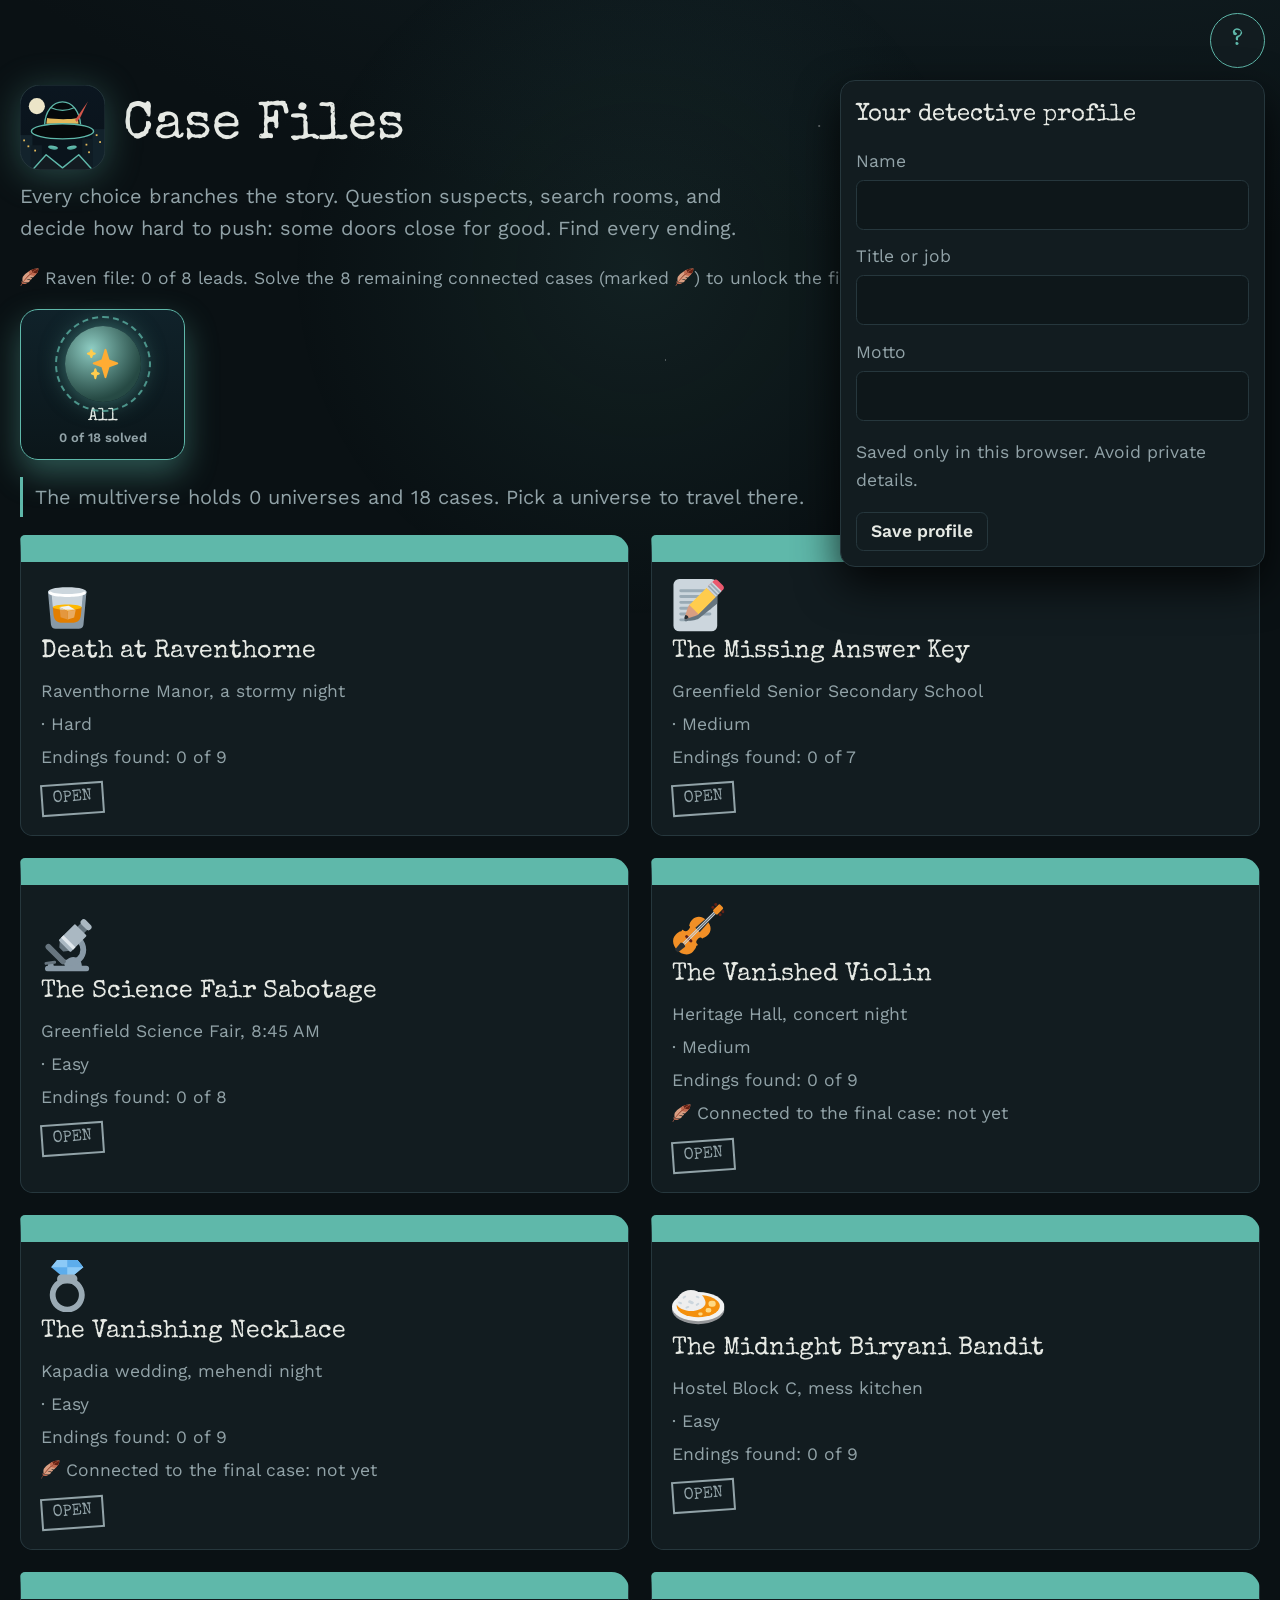
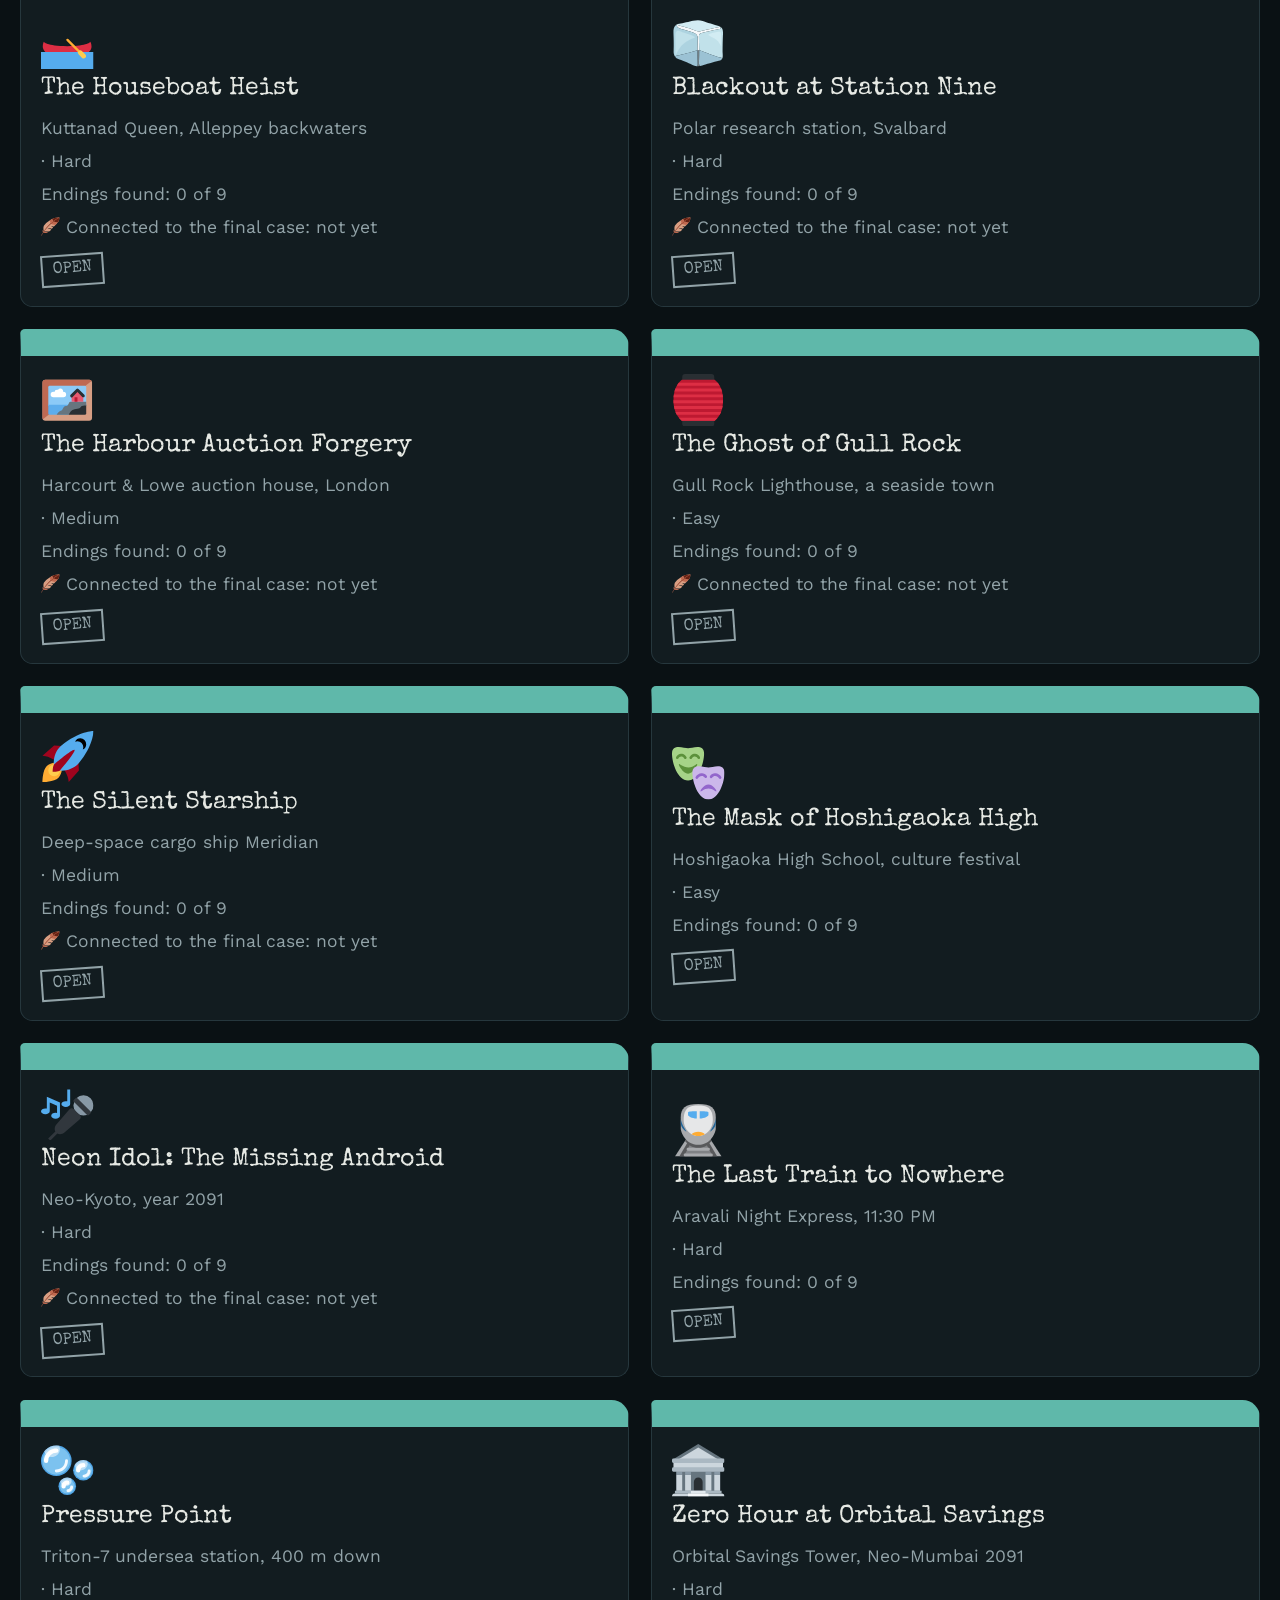
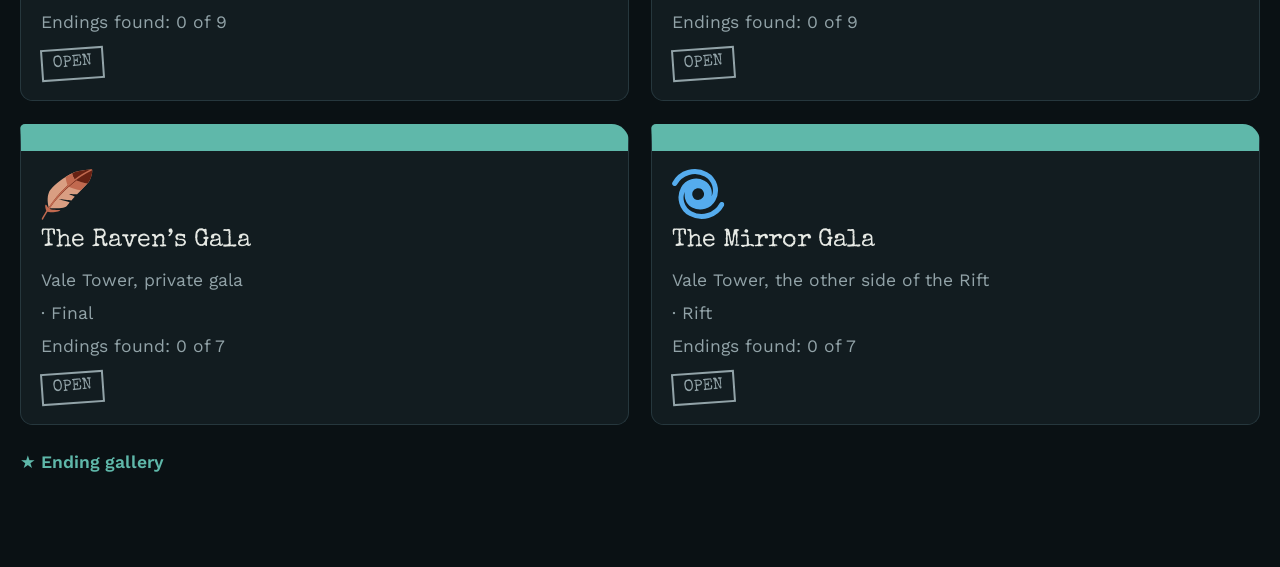
<file: index.html>
<!DOCTYPE html>
<html lang="en">
<head>
<meta charset="utf-8">
<meta name="viewport" content="width=device-width, initial-scale=1, viewport-fit=cover">
<title>Case Files: Choose Your Path</title>
<meta name="description" content="Branching detective mysteries. Question suspects, search rooms, and find every ending.">
<meta property="og:type" content="website">
<meta property="og:title" content="Case Files: Choose Your Path">
<meta property="og:description" content="Branching detective mysteries. Question suspects, search rooms, and find every ending.">
<link rel="icon" href="favicon.ico?v=3" sizes="any">
<link rel="icon" type="image/svg+xml" href="favicon.svg?v=3">
<link rel="icon" type="image/png" sizes="32x32" href="favicon-32.png?v=3">
<link rel="apple-touch-icon" href="apple-touch-icon.png?v=3">
<meta name="theme-color" content="#0a1114">
<link href="https://fonts.googleapis.com/css2?family=Special+Elite&family=Work+Sans:wght@400;600&display=swap" rel="stylesheet">
<link rel="stylesheet" href="style.css">
<link rel="stylesheet" href="fx.css">
<link rel="stylesheet" href="theme.css">
<link rel="stylesheet" href="modes.css">
</head>
<body>
<div id="pf"><button class="pbtn" id="pb" data-pt="1" aria-label="Profile">?</button><div id="pp" hidden></div></div>
<main class="wrap" id="app"></main>
<div id="live" class="sr" aria-live="polite" aria-atomic="true"></div>
<script src="manor.js"></script>
<script src="key.js"></script>
<script src="fair.js"></script>
<script src="violin.js"></script>
<script src="wedding.js"></script>
<script src="biryani.js"></script>
<script src="houseboat.js"></script>
<script src="arctic.js"></script>
<script src="auction.js"></script>
<script src="lighthouse.js"></script>
<script src="starship.js"></script>
<script src="mask.js"></script>
<script src="idol.js"></script>
<script src="train.js"></script>
<script src="deepdive.js"></script>
<script src="neonbank.js"></script>
<script src="boss.js"></script>
<script src="mirror.js"></script>
<script src="story.js"></script>
<script src="mood.js"></script>
<script src="save.js"></script>
<script src="endings.js"></script>
<script src="epilogue.js"></script>
<script src="timeline.js"></script>
<script src="timelines.js"></script>
<script src="emoji-data.js"></script>
<script src="emoji.js"></script>
<script src="art.js"></script>
<script src="faces.js"></script>
<script src="stage.js"></script>
<script src="ambient.js"></script>
<script src="cards.js"></script>
<script src="ending.js"></script>
<script src="map.js"></script>
<script src="profile.js"></script>
<script src="theme.js"></script>
<script src="lib.js"></script>
<script src="trial-data.js"></script>
<script src="court.js"></script>
<script src="torch.js"></script>
<script src="culprit.js"></script>
<script src="slip.js"></script>
<script src="engine.js"></script>
</body>
</html>
</file>
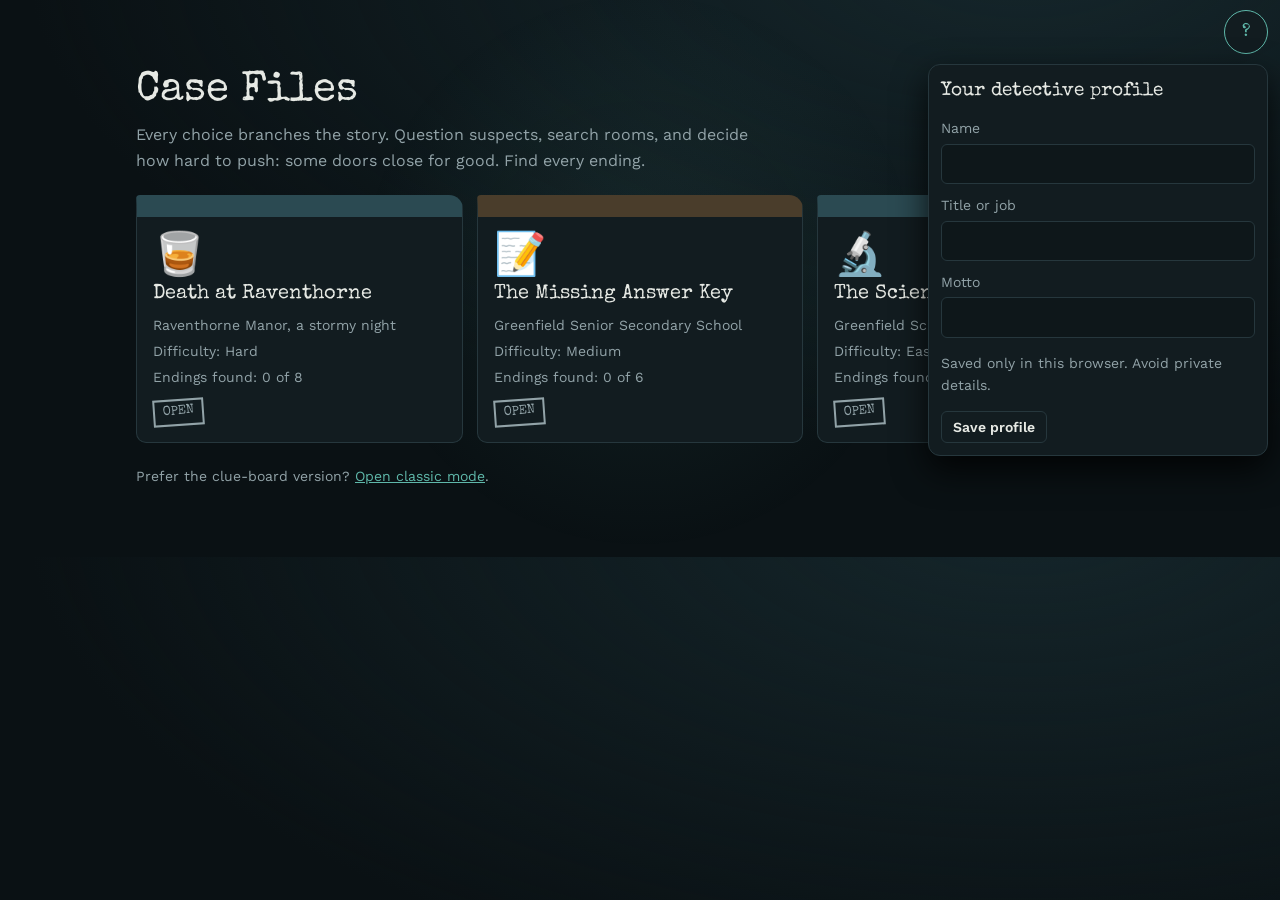
<file: Case Files_ Choose Your Path.html>
<!DOCTYPE html>
<html lang="en">
<head>
<meta charset="utf-8">
<meta name="viewport" content="width=device-width, initial-scale=1, viewport-fit=cover">
<title>Case Files: Choose Your Path</title>
<link href="https://fonts.googleapis.com/css2?family=Special+Elite&family=Work+Sans:wght@400;600&display=swap" rel="stylesheet">
<style>
:root{--bg:#0a1114;--panel:#121c20;--line:#26373d;--text:#e6e9e4;--mute:#92a3a8;--acc:#5fb8aa;--red:#d4574b;--gold:#e3b95c;color-scheme:dark;box-sizing:border-box;padding-top:env(safe-area-inset-top,0px);padding-bottom:env(safe-area-inset-bottom,0px)}
*,*::before,*::after{box-sizing:inherit}
html{scroll-padding-top:env(safe-area-inset-top,0px)}
body{margin:0;background:radial-gradient(1000px 500px at 80% -10%,#15262b,transparent),var(--bg);color:var(--text);font:400 16px/1.6 "Work Sans",system-ui,sans-serif}
body::before{content:"";position:fixed;inset:0;pointer-events:none;background:radial-gradient(280px circle at var(--mx,50%) var(--my,30%),#5fb8aa18,transparent)}
[hidden]{display:none!important}
.wrap{position:relative;z-index:1;max-width:1040px;margin:0 auto;padding:68px 16px 56px}
h1,h2,h3{font-family:"Special Elite","Courier New",monospace;font-weight:400;margin:0}
h1{font-size:clamp(26px,6vw,42px);line-height:1.1}
h2{font-size:19px;margin-bottom:10px}
.lead{color:var(--mute);max-width:62ch;margin:8px 0 22px}
.mute{color:var(--mute);font-size:14px}
a{color:var(--acc)}
.folders{display:grid;gap:14px;grid-template-columns:repeat(auto-fit,minmax(250px,1fr))}
.folder{text-align:left;background:var(--panel);border:1px solid var(--line);border-top:22px solid #2b4a52;border-radius:4px 14px 10px 10px;padding:14px 16px 16px;color:var(--text);cursor:pointer;font:inherit;transition:transform .15s,border-color .15s,box-shadow .2s;animation:rise2 .5s backwards}
.folder:nth-child(2){border-top-color:#4a3d2b}
.folder:hover{border-color:var(--acc);box-shadow:0 12px 28px #000b}
.folder h3{font-size:20px}.folder p{margin:4px 0;color:var(--mute);font-size:14px}
.fi{font-size:42px;line-height:1.1;animation:bob 3s ease-in-out infinite}
.stamp{display:inline-block;border:2px solid var(--red);color:var(--red);font-family:"Special Elite",monospace;padding:1px 8px;transform:rotate(-4deg);font-size:13px;margin-top:6px;transition:transform .2s}
.stamp.new{border-color:var(--mute);color:var(--mute)}
.folder:hover .stamp{transform:rotate(-9deg) scale(1.1)}
.top{display:flex;gap:18px;margin-bottom:8px}
.grid{display:grid;gap:16px;grid-template-columns:1fr;margin-top:14px}
@media(min-width:820px){.grid{grid-template-columns:3fr 2fr}}
.panel{background:var(--panel);border:1px solid var(--line);border-radius:10px;padding:18px;animation:rise2 .5s backwards}
.ic{font-size:54px;line-height:1;margin-bottom:8px;animation:bob 3s ease-in-out infinite,pop2 .5s}
#txt,.endt{max-width:68ch;margin:0 0 14px;min-height:3em}
.choice{display:block;width:100%;text-align:left;padding:12px 14px;margin:9px 0;border-radius:10px;border:1px solid var(--line);background:#10222a;color:var(--text);font:600 15px "Work Sans",sans-serif;cursor:pointer;animation:rise2 .45s backwards;transition:transform .18s,border-color .18s,background .18s,box-shadow .2s}
.choice::before{content:"\25B8  ";color:var(--acc)}
.choice:hover{border-color:var(--acc);transform:translateX(7px);background:#15303a;box-shadow:-4px 0 0 var(--acc)}
button:focus-visible{outline:2px solid var(--gold);outline-offset:2px}
.back{border:0;background:none;color:var(--acc);font:600 14px "Work Sans",sans-serif;padding:0;cursor:pointer}
#notes{list-style:none;padding:0;margin:0}
#notes li{padding:8px 10px;border:1px dashed var(--line);border-radius:6px;margin-bottom:8px;font-size:14px;animation:drop .55s cubic-bezier(.3,1.6,.5,1)}
button{font:600 14px "Work Sans",sans-serif;color:var(--text);background:transparent;border:1px solid var(--line);border-radius:6px;padding:7px 11px;cursor:pointer}
.btns{display:flex;flex-wrap:wrap;gap:8px;margin-top:8px}
.fields{display:grid;gap:10px;grid-template-columns:repeat(auto-fit,minmax(180px,1fr))}
label{display:grid;gap:4px;color:var(--mute);font-size:14px}
input{background:#0e171a;border:1px solid var(--line);border-radius:6px;color:var(--text);font:inherit;padding:8px 10px}
.me{display:flex;gap:12px;align-items:center;flex-wrap:wrap}
.av{flex:none;width:52px;height:52px;border-radius:50%;background:#1d2f35;border:1px solid var(--acc);display:grid;place-items:center;font:22px "Special Elite",monospace;color:var(--acc)}
.info{flex:1;min-width:160px}.info b{font:20px "Special Elite",monospace}.info i{display:block;color:var(--mute)}
#pf{position:fixed;top:calc(env(safe-area-inset-top,0px) + 10px);right:12px;z-index:20}
.pbtn{width:44px;height:44px;border-radius:50%;padding:0;font:18px "Special Elite",monospace;background:var(--panel);border-color:var(--acc);color:var(--acc)}
#pp{position:absolute;right:0;top:54px;width:min(340px,calc(100vw - 24px));background:var(--panel);border:1px solid var(--line);border-radius:12px;padding:12px;box-shadow:0 14px 34px #000c;animation:pop2 .2s}
.toast{position:fixed;left:50%;bottom:calc(env(safe-area-inset-bottom,0px) + 24px);background:var(--gold);color:#1a1405;padding:8px 16px;border-radius:20px;font-weight:600;z-index:30;animation:rise 1.7s forwards}
.cf{position:fixed;inset:0;pointer-events:none;overflow:hidden;z-index:40}
.cf span{position:absolute;top:-40px;animation:fall 2.4s linear forwards}
.fl{position:fixed;inset:0;background:#d4574b;opacity:0;pointer-events:none;z-index:35;animation:fl .5s}
.bigstamp{position:fixed;left:50%;top:40%;z-index:50;pointer-events:none;font:400 clamp(28px,9vw,72px) "Special Elite",monospace;border:6px solid;padding:6px 22px;border-radius:8px;white-space:nowrap;animation:slam 2.4s forwards}
.bigstamp.ok{color:#7fd49a}.bigstamp.no{color:var(--red)}
@keyframes rise2{from{opacity:0;transform:translateY(18px) scale(.98)}}
@keyframes pop2{from{opacity:0;transform:scale(.6)}}
@keyframes bob{50%{transform:translateY(-5px)}}
@keyframes drop{from{opacity:0;transform:translateY(-22px) rotate(-5deg) scale(.9)}}
@keyframes rise{0%{opacity:0;transform:translate(-50%,10px)}15%,80%{opacity:1;transform:translate(-50%,0)}100%{opacity:0;transform:translate(-50%,-10px)}}
@keyframes fall{to{transform:translateY(110vh) rotate(540deg)}}
@keyframes fl{30%{opacity:.28}}
@keyframes slam{0%{opacity:0;transform:translate(-50%,-50%) scale(4) rotate(-14deg)}15%{opacity:1;transform:translate(-50%,-50%) scale(1) rotate(-8deg)}20%{transform:translate(-50%,-46%) scale(1.05) rotate(-8deg)}26%{transform:translate(-50%,-50%) scale(1) rotate(-8deg)}85%{opacity:1;transform:translate(-50%,-50%) scale(1) rotate(-8deg)}100%{opacity:0;transform:translate(-50%,-50%) scale(1) rotate(-8deg)}}
@media(prefers-reduced-motion:reduce){*{transition:none!important;animation:none!important}}
</style>
</head>
<body>
<div id="pf"><button class="pbtn" id="pb" data-pt="1" aria-label="Profile">?</button><div id="pp" hidden></div></div>
<main class="wrap" id="app"></main>
<script>
var C=[
{id:"manor",title:"Death at Raventhorne",icon:"🥃",place:"Raventhorne Manor, a stormy night",level:"Hard",start:"s0",hub:"hall",hl:"Return to the hall",S:{
s0:{t:"Thunder rattles the windows. Lord Edmund Raventhorne lies dead in his locked study, a brandy glass beside him. The bridge is flooded, so the killer is still in the house. Where do you begin?",c:[["Examine the study","study"],["Gather the household in the hall","hall"]]},
study:{i:"🔎",t:"Edmund slumps at his desk. Two brandy glasses, a dying fire. The door was locked from inside, the key still in his pocket.",c:[["Sniff the used glass","glass","!v_glass"],["Inspect the door and keyhole","door","!v_door"],["Check the fireplace","fire","!v_fire"],["Go to the hall","hall"]]},
glass:{i:"🥃",t:"A bitter, chalky residue clings to the used glass. The second glass is clean, apart from a faint lipstick smudge.",n:"The used glass has a bitter residue; the second glass is clean but has lipstick on the rim.",b:"study"},
door:{i:"🚪",t:"Fresh scratches circle the keyhole, though the lock itself is intact. Something was forced into it recently.",n:"Fresh scratches circle the study keyhole; the lock is intact.",b:"study"},
fire:{i:"🔥",t:"Among the ashes, a half-burned page: “…to Celeste, nothing…”. Edmund was rewriting his will.",n:"A burned draft will cut Lady Celeste out.",f:"will",b:"study"},
hall:{i:"🕯️",t:"The household waits in the dim hall: Lady Celeste, Dr. Mehta, Victor, Mrs. Dsouza and Julian. Candles gutter. Everyone watches you.",c:[["Question Lady Celeste","celeste","!celeste_done"],["Question Dr. Mehta","mehta","!v_m_poison,!v_m_denies"],["Question Victor","victor","!v_v_saw,!v_v_shut"],["Question Mrs. Dsouza","dsouza","!v_d_pub,!v_d_priv"],["Question Julian","julian","!v_j_eye,!v_j_blunt"],["Examine the grandfather clock","clock","!v_clock"],["Search the pantry","pantry","pantry_clue,!v_pantry"],["Search the guest wing","guest","v_m_poison"],["Confront Dr. Mehta with the letter","m_confess","letter,!v_m_confess"],["Make your accusation","accuse"]]},
celeste:{i:"👩",t:"Lady Celeste dabs her eyes, composed but brittle. How do you approach her?",c:[["Ask gently about the argument","c_kind"],["Press her about the lipstick glass","c_hard"],["Bluff: say you found the burned will","c_bluff","will"]]},
c_kind:{t:"She admits arguing with Edmund at 10:40 about the will. She left in tears by 10:45 and heard him lock the door behind her. On her way out she saw Victor slipping down the back stairs.",n:"Edmund was alive and locked himself in after 10:45; Celeste saw Victor on the back stairs.",f:"celeste_done,sawvic",b:"hall"},
c_hard:{t:"Her face hardens. “You’re accusing me of killing my husband?” She sweeps out of the room, and nobody will speak for her.",n:"Celeste walked out when pressed about the lipstick glass.",f:"celeste_done",b:"hall"},
c_bluff:{t:"She goes white, then confesses the argument and the sleeping pills Mehta gave her, and that Victor sneaked down the back stairs at 10:50. The bluff worked.",n:"Celeste confirms the 10:40 argument; Victor was on the back stairs at 10:50.",f:"celeste_done,sawvic",b:"hall"},
mehta:{i:"🩺",t:"Dr. Mehta sits very still, hands clasped on his knees.",c:[["Ask about the poison","m_poison"],["Press him about his debt to Edmund","m_press"]]},
m_poison:{t:"“Digitalis overdose,” he says quickly. He treats Edmund’s heart with digoxin, and his own vial is half empty, which he claims was already so. He swears Edmund extended his debt.",n:"Death looks like a digoxin overdose; Mehta’s vial is half empty and he claims his debt was extended.",c:[["Press him about the debt","m_press"]],b:"hall"},
m_press:{r:[["letter","m_confess"],["","m_denies"]]},
m_denies:{t:"“I want my lawyer.” Mehta folds his arms and will say no more. You pushed without proof.",n:"Mehta refused to talk after being pressed without proof.",b:"hall"},
m_confess:{i:"💥",t:"You lay Edmund’s letter on the table. Mehta breaks. At 9 PM, Julian asked him for “something to make Edmund drowsy”, and he handed over a digoxin vial. At 10:50 he found Edmund dead and stopped the clock in a panic.",n:"Mehta supplied Julian with digoxin at 9 PM and stopped the clock after finding Edmund dead.",f:"drug",b:"hall"},
guest:{i:"🛏️",t:"The guest wing smells of lavender. Two doors: Mehta’s and Julian’s.",c:[["Search Dr. Mehta’s room","mroom","!v_mroom"],["Search Julian’s room","jroom"]],b:"hall"},
mroom:{t:"Tucked in a shaving kit: a second empty digoxin vial, and a letter from Edmund calling in Mehta’s whole debt, due Monday.",n:"Mehta’s debt was called in, due Monday, and he hid a second digoxin vial.",f:"letter",b:"guest"},
jroom:{t:"Neatly kept. Lavender sachets, a missing dinner jacket, nothing else. Nothing here proves anything.",n:"Julian’s room holds nothing incriminating, though his dinner jacket is missing.",c:[["Search the wardrobe again, thoroughly","jacket","drug,!v_jacket"]],b:"guest"},
jacket:{i:"🧥",t:"At the back of the wardrobe, the missing dinner jacket is wrapped in a towel. In its pocket: a folded note in Julian’s hand. “M, make sure the clock reads 10:50. J.”",n:"A note in Julian’s jacket tells Mehta to make the clock read 10:50.",f:"jnote",b:"guest"},
victor:{i:"🎲",t:"Victor slouches against the wall, jittery.",c:[["Ask about the spare key","v_key","!v_v_key"],["Press him about 9 PM","v_9pm"]]},
v_key:{t:"He cracks. He took the spare key at 8 PM to steal cash, scratched the keyhole, lost his nerve and dumped the key in a flowerpot on the back stairs.",n:"Victor scratched the keyhole while stealing cash, then dumped the spare key.",f:"vkey",c:[["Check the flowerpot","pot"],["Ask what else he saw at 9 PM","v_9pm"]],b:"hall"},
pot:{t:"The spare study key lies in the soil. Nothing else.",n:"The spare key was in the flowerpot; it was never used in the murder.",b:"hall"},
v_9pm:{r:[["vkey|sawvic","v_saw"],["","v_shut"]]},
v_saw:{t:"Cornered, Victor blurts that at 9:15 PM he saw Julian alone in the pantry with the brandy decanter.",n:"Julian was alone in the pantry with the brandy decanter at 9:15 PM.",f:"pantry_clue",b:"hall"},
v_shut:{t:"“I don’t know what you mean.” Victor goes silent and stares at the floor. You gave him no reason to trust you.",n:"Victor clammed up when pressed.",b:"hall"},
dsouza:{i:"🧹",t:"Mrs. Dsouza stands rigid. Julian is watching from across the hall.",c:[["Question her in front of everyone","d_pub"],["Take her aside privately","d_priv"]]},
d_pub:{t:"She answers stiffly: the clock ran fine at 10:30, so someone stopped the pendulum. Her eyes flick to Julian, and she says nothing more.",n:"The grandfather clock was stopped by hand.",b:"hall"},
d_priv:{t:"In the corridor she whispers: at 9:20 PM she found Julian wiping the decanter stopper with a handkerchief, and he asked that Edmund be served brandy, not his usual port.",n:"Julian wiped the decanter stopper at 9:20 PM and asked for brandy instead of port.",f:"pantry_clue",b:"hall"},
clock:{i:"🕰️",t:"The pendulum was held still by hand. White powder dusts the rod, the kind found inside latex gloves. The hands read 10:50.",n:"The clock was stopped at 10:50 by a gloved hand.",b:"hall"},
pantry:{i:"🍷",t:"Two crystal decanters on the sideboard: brandy and port.",c:[["Test the brandy decanter","decant","!v_decant"],["Test the port decanter","port","!v_port"]],b:"hall"},
decant:{t:"The brandy stopper is coated in a chalky, bitter film.",n:"The brandy decanter stopper has a chalky, bitter film.",f:"decanter",b:"pantry"},
port:{t:"The port is clean and untouched.",n:"The port decanter is clean.",b:"pantry"},
julian:{i:"💼",t:"Julian swirls his whiskey, perfectly composed. Too composed?",c:[["Chat casually about the evening","j_chat","!v_j_chat"],["Watch him closely","j_eye"],["Accuse him bluntly","j_blunt"]]},
j_chat:{t:"He says the contract was due to be signed tomorrow, that Mehta left the library at 10:50, and that he never went near the pantry. Easy words, a little too easy.",n:"Julian claims he never entered the pantry and says Mehta left the library at 10:50.",c:[["Watch him closely","j_eye"]],b:"hall"},
j_eye:{t:"His left hand stays buried in his pocket. His right fingertips carry a faint blue-grey stain.",n:"Julian hides his left hand; his fingertips are stained blue-grey.",c:[["Demand he empties his pockets","pocket","!bottle_gone"]],b:"hall"},
j_blunt:{t:"He laughs. “On what evidence?” He excuses himself and is gone for ten minutes. When he returns, his pockets look lighter.",n:"Julian slipped away when accused without proof.",f:"bottle_gone",b:"hall"},
pocket:{i:"🧪",t:"Reluctantly he empties it: an unlabelled brown dropper bottle, empty, and a handkerchief stained blue-grey.",n:"Julian carried an empty dropper bottle and a stained handkerchief.",f:"pocket",b:"hall"},
accuse:{i:"⚖️",t:"The household gathers. Who is the killer?",c:[["Lady Celeste","end_celeste"],["Dr. Mehta","ac_mehta"],["Victor","end_victor"],["Mrs. Dsouza","end_dsouza"],["Julian","ac_julian"],["Julian and Dr. Mehta, together","secret_manor","jnote,drug"],["Not yet, keep investigating","hall"]]},
ac_julian:{g:[["drug","pantry_clue","pocket","decanter"],[4,"win_master"],[2,"win"],[0,"weak"]]},
ac_mehta:{r:[["drug","end_mehta2"],["","end_mehta"]]},
win_master:{e:"Master Detective",k:"win",i:"🏆",t:"With four independent proofs, Julian has nowhere to run. He admits he only meant to make Edmund drowsy for the signing, and used far too much. The contract dies with Edmund."},
win:{e:"Case Closed",k:"win",i:"🔒",t:"Julian goes pale as your proofs land. He confesses. Not every thread is tied, but a jury will have enough."},
weak:{e:"Insufficient Proof",k:"weak",i:"😬",t:"You name Julian, but you lack proof. His lawyer dismantles your case, and he walks free by dawn."},
end_celeste:{e:"Wrong Widow",k:"fail",i:"👩",t:"Lady Celeste is arrested in tears. By morning Julian has signed the contract, and Edmund’s killer toasts the storm."},
end_mehta:{e:"The Doctor Falls",k:"fail",i:"🩺",t:"Mehta is arrested as the poisoner, a debt-ridden doctor with a motive. The real hand behind the poison stays quiet."},
end_mehta2:{e:"Half the Truth",k:"fail",i:"🩺",t:"Mehta is charged as the poisoner. You know he only supplied it, but you named the wrong person at the table."},
end_victor:{e:"Convenient Nephew",k:"fail",i:"🎲",t:"Victor is the perfect suspect: a gambler and an heir. He is arrested, and the case closes with the wrong name on it."},
end_dsouza:{e:"Loyal to the End",k:"fail",i:"🧹",t:"Thirty years of service end in handcuffs. The household is appalled, and the real killer says nothing."},
secret_manor:{e:"The Partners",k:"win",s:1,i:"🗝️",t:"You name them both. Julian’s note proves Mehta stopped the clock on orders, not in panic. Mehta confesses first, then Julian. The vial, the debt and the note tie together a murder planned for weeks."}
}},
{id:"key",title:"The Missing Answer Key",icon:"📝",place:"Greenfield Senior Secondary School",level:"Medium",start:"s0",hub:"hub",hl:"Return to the Principal’s office",S:{
s0:{t:"7:40 AM. The Class 12 Chemistry answer key has vanished from the locked staff room. The exam starts at 10. The Principal looks at you: “Find it.”",c:[["Begin the investigation","hub"]]},
hub:{i:"🏫",t:"The Principal’s office. The clock ticks toward 10 AM. Who or what next?",c:[["Inspect the staff room","room","!v_room"],["Check the CCTV room","cctv","!v_cctv"],["Talk to Pooja, the lab assistant","pooja","!v_p_kind,!v_p_hard"],["Talk to Rohan, the topper","rohan","!v_r_4pm,!v_r_bag"],["Talk to Mrs. Iyer","iyer","!iyer_done"],["Check the gate register","gate","cctvoff,!v_gate"],["Check the security key log","keylog","pooja_gone,!v_keylog"],["Question Mr. Verma","verma","spare|gate|cctvoff|desk"],["Make your accusation","accuse"]]},
room:{i:"🚪",t:"The lock isn’t forced. The door was unlocked at some point, then locked again with a key.",n:"The staff room lock wasn’t forced; it was unlocked, then re-locked.",c:[["Examine the HOD’s desk","desk","!v_desk"],["Check the bins by the door","bins","desk,!v_bins"]],b:"hub"},
desk:{t:"Mr. Verma’s desk: a fountain pen with blue-black ink, and an empty brown envelope slot where the key should be.",n:"Verma’s desk holds a blue-black fountain pen and an empty envelope slot.",f:"desk",b:"room"},
bins:{t:"Crumpled in the bin: a copy shop receipt for 14 pages, dated Thursday 4:15 PM, signed with a blue-black “V”.",n:"A copy shop receipt for 14 pages, signed “V”, dated Thursday 4:15 PM.",f:"receipt",b:"room"},
cctv:{i:"📹",t:"The corridor camera switched off at 9 PM. Someone used the HOD’s login.",n:"Corridor CCTV was switched off at 9 PM with the HOD’s login.",f:"cctvoff",b:"hub"},
gate:{i:"📒",t:"The gate register: Mr. Verma logged back in at 9:40 PM on Thursday, out at 9:55 PM.",n:"The gate register shows Verma re-entering school at 9:40 PM.",f:"gate",b:"hub"},
pooja:{i:"🧪",t:"Pooja twists her lanyard, nervous.",c:[["Ask kindly about the spare key","p_kind"],["Accuse her of the theft","p_hard"]]},
p_kind:{t:"She admits lending the spare key to Mr. Verma on Thursday, 3 to 5 PM. The key tag came back with a blue-black ink smudge. She left school at 5:32 PM.",n:"Pooja lent the spare key to Verma on Thursday 3 to 5 PM; the tag has a blue-black smudge.",f:"spare",b:"hub"},
p_hard:{t:"Pooja bursts into tears and refuses to speak. The Principal glares at you. Maybe the security desk has a record of the spare key.",n:"Pooja refused to talk after being accused.",f:"pooja_gone",b:"hub"},
keylog:{i:"🗝️",t:"The security log: the spare staff room key was signed out to “V” on Thursday at 3 PM, returned at 5 PM.",n:"The security key log shows the spare key signed out to “V” on Thursday 3 to 5 PM.",f:"spare",b:"hub"},
rohan:{i:"🎒",t:"Rohan fidgets, bag on his lap.",c:[["Ask about his visit at 4 PM","r_4pm"],["Ask to check his bag","r_bag"]]},
r_4pm:{t:"He found the staff room unlocked and empty at 4 PM, left a Physics assignment on a desk, and left. His pen is a blue ballpoint.",n:"Rohan found the staff room unlocked and empty at 4 PM; he writes with a ballpoint.",b:"hub"},
r_bag:{t:"He glares and storms off, bag clutched tight. You find nothing, and his parents will hear about it.",n:"Rohan walked out when you asked to search his bag.",b:"hub"},
iyer:{i:"📝",t:"Mrs. Iyer stands calm, arms folded.",c:[["Ask about her email complaint","i_mail"],["Ask about her pen","i_pen"]]},
i_mail:{t:"She emailed that the paper was too easy. She left at 6 PM and went straight home.",n:"Mrs. Iyer complained the paper was too easy and left at 6 PM.",f:"iyer_done",b:"hub"},
i_pen:{t:"She gifted Mr. Verma his fountain pen last Diwali. Hers writes in the same blue-black ink.",n:"Mrs. Iyer and Mr. Verma use the same fountain-pen ink.",f:"iyer_done",b:"hub"},
verma:{i:"👨‍🏫",t:"Mr. Verma adjusts his glasses. “Of course I’ll help.”",c:[["Chat casually about Thursday","v_chat","!v_v_chat"],["Show him the copy shop receipt","v_receipt","receipt,!v_v_receipt"],["Confront him with the gate register","v_gate","gate,!v_v_gate"],["Bluff: say a witness saw him at 9:40 PM","v_bluff","!gate,!v_v_bluff"]],b:"hub"},
v_chat:{t:"He says he left the staff room unlocked for a parents’ meeting. Then he mentions the paper was “sealed in the brown envelope”. Nobody told you about an envelope.",n:"Verma knew the key was in a brown envelope without being told.",f:"slip",b:"verma"},
v_receipt:{t:"“Class notes,” he says too quickly. “I copy them for the weaker students.” He won’t meet your eyes.",n:"Verma claims the copy shop receipt was for class notes.",b:"verma"},
v_gate:{t:"His face drains. “I forgot a file,” he mutters, but cannot explain why the CCTV was off.",n:"Verma could not explain his 9:40 PM return.",b:"verma"},
v_bluff:{t:"He smiles thinly. “Nobody saw me, because I was home.” Your bluff falls flat.",n:"Verma shrugged off your bluff.",b:"verma"},
accuse:{i:"⚖️",t:"The Principal waits. The clock reads 9:30. Who stole the key?",c:[["Mr. Verma","ac_verma"],["Pooja","end_pooja"],["Rohan","end_rohan"],["Mrs. Iyer","end_iyer"],["Ask Mr. Verma to confess privately","secret_key","slip,receipt,gate,!pooja_gone,!v_r_bag"],["Not yet","hub"]]},
ac_verma:{g:[["slip","receipt","gate","spare","cctvoff"],[4,"win_master"],[2,"win"],[0,"weak"]]},
win_master:{e:"Master Detective",k:"win",i:"🏆",t:"Five proofs line up. Mr. Verma admits he copied the key for his private tuition clients. The exam is rescheduled and the school stays quiet."},
win:{e:"Case Closed",k:"win",i:"🔒",t:"Your evidence is enough. Mr. Verma confesses to leaking the key, and the paper is replaced before 10 AM."},
weak:{e:"Insufficient Proof",k:"weak",i:"😬",t:"You name Mr. Verma, but you can’t prove it. He calmly explains everything away, and the leaked key reaches the coaching centres."},
end_pooja:{e:"Wrong Suspect",k:"fail",i:"🧪",t:"Pooja is suspended. Her spare key was returned, and the real thief teaches class as normal."},
end_rohan:{e:"The Topper’s Shame",k:"fail",i:"🎒",t:"Rohan is accused in front of his class. He did nothing, and the leak goes on."},
end_iyer:{e:"Shared Ink",k:"fail",i:"📝",t:"Mrs. Iyer’s resignation letter lands on your desk by noon. The ink matched, but it was never her."},
secret_key:{e:"Quiet Justice",k:"win",s:1,i:"🕊️",t:"You ask Mr. Verma into the empty staff room and lay out the receipt, the gate log and the envelope. He sits down and confesses. The paper is swapped quietly, nobody innocent is hurt, and he resigns by evening."}
}}
];
C.push({id:"fair",title:"The Science Fair Sabotage",icon:"🔬",place:"Greenfield Science Fair, 8:45 AM",level:"Easy",start:"s0",hub:"fair",hl:"Back to the fair floor",S:{
s0:{t:"Judging starts at 11. Ananya’s water purifier, the favourite to win Chemistry, was sabotaged this morning. She is in tears beside her stall. “Someone wants me out.”",c:[["Walk the fair floor","fair"]]},
fair:{i:"🔬",t:"Stalls hum with last-minute nerves. Ananya, Dev, Ms. Rao, Mr. Gupta and the school vlogger Kunal are all within earshot.",c:[["Examine Ananya’s stall","stall","!v_stall"],["Talk to Ananya","ananya","!v_a_kind,!v_a_hard"],["Talk to Dev","dev","!v_d_chat,!v_d_bag"],["Talk to Ms. Rao, the lab technician","rao","!v_r_access,!v_r_hard"],["Talk to Mr. Gupta, a judge","gupta","!v_g_judge"],["Talk to Kunal, filming the fair","kunal","!v_k_nice,!v_k_order"],["Check the lab sign-in register","register","labkey,!rao_closed,!v_register"],["Make your accusation","accuse"]]},
stall:{i:"🧪",t:"The sand layer is caked with salt, the filter is clogged, and a page has been torn from the logbook.",n:"The purifier’s filter was clogged with salt and a logbook page was torn out.",c:[["Inspect the clamp on the tube","tube","!v_tube"],["Study the torn logbook","log","!v_log"]],b:"fair"},
tube:{t:"A fresh thumbprint of blue marker ink sits on the clamp. Ananya only uses black.",n:"A blue marker thumbprint is on the clamp; Ananya only uses black ink.",f:"ink",b:"stall"},
log:{t:"Page 4 holds the imprint of the torn page: “35 g salt per litre clogs it in 10 minutes.” Only her notebook had that test data.",n:"The torn page recorded that 35 g of salt per litre clogs the filter in ten minutes.",f:"ratio",b:"stall"},
ananya:{i:"👧",t:"Ananya wipes her eyes, shaky but listening.",c:[["Ask gently what happened","a_kind"],["Ask if she’s sure she didn’t ruin it herself","a_hard"]]},
a_kind:{t:"She left at 8:00 and returned at 8:40 to find it ruined. She only shared her test numbers with her old lab partner, Dev, last week. She looks lost: “I can’t rebuild it in time.”",n:"Ananya shared her salt test numbers only with her old lab partner Dev.",f:"ana_dev",c:[["Offer to help her rebuild it instead","rebuild"]],b:"fair"},
a_hard:{t:"“You think I did this to myself?” Ananya turns away and says nothing more. The crowd glances over.",n:"Ananya shut down when you doubted her.",f:"ana_closed",b:"fair"},
rebuild:{i:"🛠️",t:"You roll up your sleeves. Spare tubing, fresh sand, a borrowed filter. Ananya’s hands steady as she works through the numbers.",n:"You helped Ananya start rebuilding her purifier.",c:[["Keep working until judging","secret_fair"]]},
dev:{i:"🏸",t:"Dev lounges by his own stall, a blue marker tucked behind his ear.",c:[["Chat casually about the fair","d_chat"],["Ask to search his bag","d_bag"],["Mention the blue thumbprint on the clamp","d_ink","ink"]]},
d_chat:{t:"He jokes that Ananya’s purifier was doomed. “Thirty-five grams of salt a litre and that thing’s toast.” Nobody told you that number.",n:"Dev mentioned the exact 35 g/L salt figure unprompted.",f:"dslip",b:"fair"},
d_bag:{t:"His smile vanishes. “You need a teacher for that.” He walks off, bag clutched, and will not talk to you again.",n:"Dev refused to be searched and walked off.",f:"dev_gone",b:"fair"},
d_ink:{t:"“Everyone uses blue markers,” he says, a little too fast. He tucks his hand into his pocket.",n:"Dev brushed off the blue ink and hid his hand.",b:"fair"},
rao:{i:"🧑‍🔬",t:"Ms. Rao is restocking beakers, tired.",c:[["Ask about lab access","r_access"],["Accuse her of leaving the lab unlocked","r_hard"]]},
r_access:{t:"The spare lab key lives in her unlocked drawer, and everyone knows it. “The sign-in register on the lab wall shows who entered.”",n:"The spare lab key is in an unlocked drawer; the lab register shows entries.",f:"labkey",b:"fair"},
r_hard:{t:"“I’ve done nothing wrong!” She locks the register in her drawer and refuses to help any further.",n:"Ms. Rao locked away the lab register after being accused.",f:"rao_closed",b:"fair"},
register:{i:"📒",t:"The sign-in sheet: 8:10 AM, D. Sethi (Dev), well before the fair opened. 8:25 AM, Ms. Rao.",n:"The lab register shows Dev signed in at 8:10 AM, before the fair opened.",f:"reg",b:"fair"},
gupta:{i:"👨‍🏫",t:"Mr. Gupta checks his judging sheets, brisk and fair.",c:[["Ask about the judging","g_judge"]]},
g_judge:{t:"He admits he questioned Ananya’s citations yesterday, which upset her. He also mentions that Dev asked him how fast salt could clog a filter.",n:"Dev asked Mr. Gupta how fast salt clogs a filter; Gupta had questioned Ananya’s citations.",f:"salt_q",b:"fair"},
kunal:{i:"📸",t:"Kunal swings his camera around, grinning. “Content never sleeps.”",c:[["Ask nicely to see his morning footage","k_nice"],["Order him to hand over the camera","k_order"]]},
k_nice:{t:"He scrolls to a clip: at 8:10 AM, Dev leaves the lab with a small zip bag. At 8:20, Dev hovers near Ananya’s stall.",n:"Kunal’s clip shows Dev leaving the lab with a zip bag at 8:10 AM and near Ananya’s stall at 8:20.",f:"lab810",b:"fair"},
k_order:{t:"“Seriously?” He deletes the morning clips on the spot, jaw tight. “Now there’s nothing to see.”",n:"Kunal deleted his morning footage after you ordered him around.",f:"clip_gone",b:"fair"},
accuse:{i:"⚖️",t:"Judging is about to begin. Who sabotaged the purifier?",c:[["Dev","ac_dev"],["Ms. Rao","end_rao"],["Mr. Gupta","end_gupta"],["Kunal","end_kunal"],["Ananya herself","end_ananya"],["Not yet","fair"]]},
ac_dev:{g:[["ink","ratio","dslip","reg","lab810","salt_q"],[4,"win_master"],[2,"win"],[0,"weak"]]},
win_master:{e:"Master Detective",k:"win",i:"🏆",t:"With a pile of proof, Dev admits he swapped the filter to win. Ananya gets a fresh run at judging, and Dev apologises on stage."},
win:{e:"Case Closed",k:"win",i:"🔒",t:"Dev crumbles under your evidence and confesses. The judges give Ananya a chance to present again."},
weak:{e:"Insufficient Proof",k:"weak",i:"😬",t:"You accuse Dev, but your proof is thin. He laughs it off, and Ananya loses her chance."},
end_rao:{e:"Wrong Technician",k:"fail",i:"🧑‍🔬",t:"Ms. Rao is sent home in tears. The real saboteur wins a ribbon."},
end_gupta:{e:"Judge and Jury",k:"fail",i:"👨‍🏫",t:"You accuse a judge with no proof. The fair is stunned, and Mr. Gupta steps down."},
end_kunal:{e:"Camera Shy",k:"fail",i:"📸",t:"Kunal posts a video about being falsely accused, and it goes viral. Nothing is solved."},
end_ananya:{e:"Doubt and Disaster",k:"fail",i:"👧",t:"Ananya is disqualified and devastated. The real culprit smiles from the front row."},
secret_fair:{e:"The Show Goes On",k:"win",s:1,i:"🌟",t:"You give up the chase to help one student. Ananya finishes just in time and wins the Chemistry prize. Dev, watching her work, confesses on his own."}
}});
var app=document.getElementById("app"),cs,ci,fl,notes,RANK=["Rookie","Constable","Inspector","Chief Inspector","Legend"];
function g(i){return document.getElementById(i)}
function esc(s){return String(s==null?"":s).replace(/[&<>"]/g,function(c){return {"&":"&amp;","<":"&lt;",">":"&gt;",'"':"&quot;"}[c]})}
function has(r){if(!r)return true;return r.split("|").some(function(p){return p.split(",").every(function(x){x=x.trim();return x[0]=="!"?!fl[x.slice(1)]:!!fl[x]})})}
function setf(s){if(s)s.split(",").forEach(function(x){fl[x.trim()]=1})}
function got(c){try{return JSON.parse(localStorage.getItem("cf2_"+c.id))||[]}catch(e){return[]}}
function total(c){return Object.keys(c.S).filter(function(k){return c.S[k].e&&!c.S[k].s}).length}
function nsf(c){return got(c).filter(function(x){return !c.S[x].s}).length}
function sf(c){return got(c).length-nsf(c)}
function wins(c){return got(c).some(function(x){return c.S[x].k=="win"})}
function prof(){try{return JSON.parse(localStorage.getItem("cf2_profile"))||{}}catch(e){return{}}}
function toast(m){var t=document.createElement("div");t.className="toast";t.textContent=m;document.body.appendChild(t);setTimeout(function(){t.remove()},1700)}
function typeIn(el,t){if(matchMedia("(prefers-reduced-motion:reduce)").matches){el.textContent=t;return}var i=0,id=setInterval(function(){i+=3;el.textContent=t.slice(0,i);if(i>=t.length)clearInterval(id)},14)}
function confetti(){var d=document.createElement("div");d.className="cf";for(var i=0;i<36;i++){var s=document.createElement("span");s.textContent=["🎉","✨","🔍","⭐","💎"][i%5];s.style.left=Math.random()*100+"%";s.style.animationDelay=Math.random()*.8+"s";s.style.fontSize=(16+Math.random()*18)+"px";d.appendChild(s)}document.body.appendChild(d);setTimeout(function(){d.remove()},3500)}
function stamp(t,c){var d=document.createElement("div");d.className="bigstamp "+c;d.textContent=t;document.body.appendChild(d);setTimeout(function(){d.remove()},2400)}
function flash(){var q=document.createElement("div");q.className="fl";document.body.appendChild(q);setTimeout(function(){q.remove()},600)}
function renderProf(){var p=prof(),e=window.editing,n=C.filter(wins).length,r=RANK[Math.min(n,RANK.length-1)],en=C.reduce(function(t,c){return t+got(c).length},0),h;
 if(e||!p.name){h='<h2>Your detective profile</h2><div class="fields"><label>Name<input id="pn" maxlength="30" value="'+esc(p.name)+'"></label><label>Title or job<input id="pt" maxlength="40" value="'+esc(p.title)+'"></label><label>Motto<input id="pm" maxlength="60" value="'+esc(p.motto)+'"></label></div><p class="mute">Saved only in this browser. Avoid private details.</p><div class="btns"><button data-save="1">Save profile</button>'+(p.name?'<button data-cancel="1">Cancel</button>':'')+'</div>'}
 else{h='<div class="me"><div class="av">'+esc(p.name.charAt(0).toUpperCase())+'</div><div class="info"><b>'+esc(p.name)+'</b> <span class="mute">'+r+'</span><i>'+esc(p.title)+'</i>'+(p.motto?'<i>“'+esc(p.motto)+'”</i>':'')+'<span class="mute">Cases solved '+n+' of '+C.length+'. Endings found '+en+'.</span></div><button data-edit="1">Edit</button></div>'}
 g("pp").innerHTML=h;g("pb").textContent=p.name?p.name.charAt(0).toUpperCase():"?"}
function home(){cs=null;var h='<h1>Case Files</h1><p class="lead">Every choice branches the story. Question suspects, search rooms, and decide how hard to push: some doors close for good. Find every ending.</p><div class="folders">';
 C.forEach(function(c,i){h+='<button class="folder" data-c="'+i+'" style="animation-delay:'+(i*80)+'ms"><div class="fi">'+c.icon+'</div><h3>'+c.title+'</h3><p>'+c.place+'</p><p>Difficulty: '+c.level+'</p><p>Endings found: '+nsf(c)+' of '+total(c)+(sf(c)?' ★ secret found':'')+'</p>'+(wins(c)?'<span class="stamp">SOLVED</span>':'<span class="stamp new">OPEN</span>')+'</button>'});
 app.innerHTML=h+'</div><p class="mute" style="margin-top:22px">Prefer the clue-board version? <a href="https://claude.ai/artifact/2SqvNoqGHhNSqR5825MQJh" target="_blank" rel="noopener">Open classic mode</a>.</p>'}
function open(i){cs=C[i];ci=i;fl={};notes=[];
 app.innerHTML='<div class="top"><button class="back" data-home="1">← All cases</button><button class="back" data-restart="1">↺ Restart</button></div><h1>'+cs.icon+' '+cs.title+'</h1><div class="grid"><section class="panel" id="sc"></section><section class="panel"><h2>Notebook</h2><ul id="notes"></ul><p id="none" class="mute">No clues yet.</p></section></div>';
 window.scrollTo(0,0);go(cs.start)}
function go(id){var sc=cs.S[id];fl["v_"+id]=1;
 if(sc.r)for(var i=0;i<sc.r.length;i++)if(has(sc.r[i][0]))return go(sc.r[i][1]);
 if(sc.g){var n=sc.g[0].filter(function(x){return fl[x]}).length;for(var j=1;j<sc.g.length;j++)if(n>=sc.g[j][0])return go(sc.g[j][1])}
 setf(sc.f);
 if(sc.n&&notes.indexOf(sc.n)<0){notes.push(sc.n);toast("Clue noted")}
 var u=g("notes");while(u.children.length<notes.length){var li=document.createElement("li");li.textContent=notes[u.children.length];u.appendChild(li)}
 g("none").hidden=notes.length>0;
 if(sc.e)return ending(sc,id);
 var ch=(sc.c||[]).filter(function(c){return has(c[2])});
 if(sc.b)ch=ch.concat([[sc.b==cs.hub?cs.hl:"Go back",sc.b]]);
 g("sc").innerHTML='<div class="ic">'+(sc.i||cs.icon)+'</div><p id="txt"></p><div class="ch">'+ch.map(function(c,k){return '<button class="choice" style="animation-delay:'+(350+k*90)+'ms" data-to="'+c[1]+'" data-set="'+(c[3]||"")+'">'+esc(c[0])+'</button>'}).join("")+'</div>';
 typeIn(g("txt"),sc.t)}
function ending(sc,id){var d=got(cs);if(d.indexOf(id)<0){d.push(id);try{localStorage.setItem("cf2_"+cs.id,JSON.stringify(d))}catch(e){}}
 if(sc.k=="win"){confetti();stamp(sc.s?"SECRET ENDING":"CASE CLOSED","ok")}else{flash();stamp(sc.k=="weak"?"NO CONVICTION":"WRONG CALL","no")}
 g("sc").innerHTML='<div class="ic">'+(sc.i||"🏁")+'</div><h2>'+esc(sc.e)+'</h2><p class="endt" id="txt"></p><p class="mute">Clues gathered: '+notes.length+'. Endings found: '+nsf(cs)+' of '+total(cs)+(sf(cs)?' plus a secret ★':'')+'.</p>'+(sc.s?'<p class="mute">★ Secret ending unlocked!</p>':'')+'<div class="ch"><button class="choice" data-restart="1">Replay and take a different path</button><button class="choice" data-home="1">All cases</button></div>';
 typeIn(g("txt"),sc.t);renderProf()}
document.addEventListener("click",function(ev){var pp=g("pp");if(!pp.hidden&&!ev.target.closest("#pf"))pp.hidden=true;
 var b=ev.target.closest("button");if(!b)return;var d=b.dataset;
 if(d.pt){pp.hidden=!pp.hidden;return}
 if(d.save){try{localStorage.setItem("cf2_profile",JSON.stringify({name:g("pn").value.trim(),title:g("pt").value.trim(),motto:g("pm").value.trim()}))}catch(e){}window.editing=false;renderProf();return}
 if(d.edit){window.editing=true;renderProf();return}
 if(d.cancel){window.editing=false;renderProf();return}
 if(d.c!==undefined){open(+d.c);return}
 if(d.home){home();return}
 if(d.restart){open(ci);return}
 if(d.to){setf(d.set);go(d.to)}
});
document.addEventListener("pointerout",function(e){var f=e.target.closest&&e.target.closest(".folder");if(f)f.style.transform=""});
document.addEventListener("pointermove",function(e){var f=e.target.closest&&e.target.closest(".folder");if(f){var r=f.getBoundingClientRect();f.style.transform="perspective(600px) rotateY("+(((e.clientX-r.left)/r.width-.5)*14)+"deg) rotateX("+(-((e.clientY-r.top)/r.height-.5)*10)+"deg) translateY(-4px)"}document.body.style.setProperty("--mx",e.clientX+"px");document.body.style.setProperty("--my",e.clientY+"px")});
renderProf();if(!prof().name)g("pp").hidden=false;home();
</script>
</body>
</html>
</file>
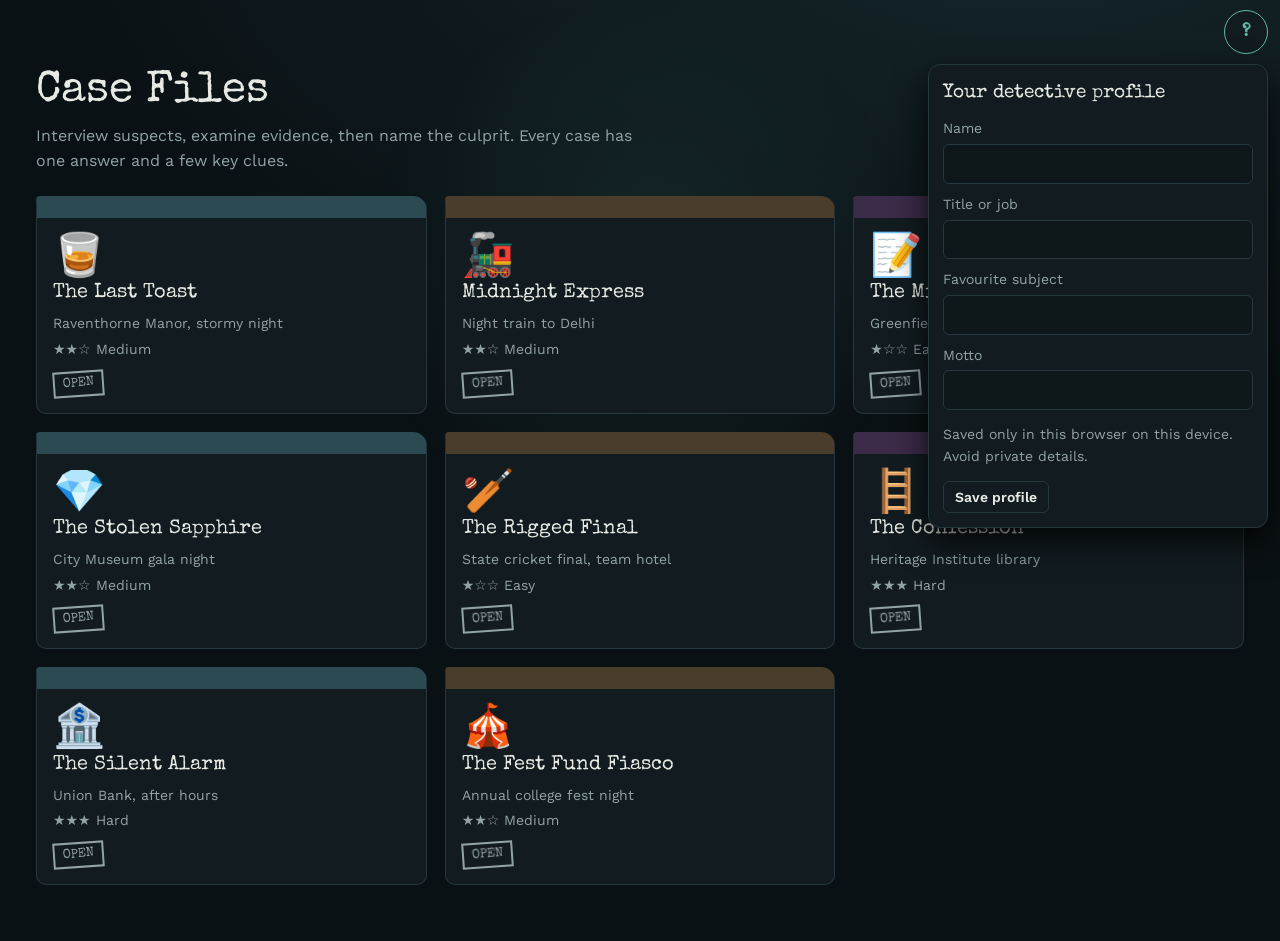
<file: Case Files_ Detective Game.html>
<!DOCTYPE html>
<html lang="en">
<head>
<meta charset="utf-8">
<meta name="viewport" content="width=device-width, initial-scale=1, viewport-fit=cover">
<title>Case Files: Detective Game</title>
<link href="https://fonts.googleapis.com/css2?family=Special+Elite&family=Work+Sans:wght@400;600&display=swap" rel="stylesheet">
<style>
:root{--bg:#0a1114;--panel:#121c20;--line:#26373d;--text:#e6e9e4;--mute:#92a3a8;--acc:#5fb8aa;--red:#d4574b;--gold:#e3b95c;color-scheme:dark;box-sizing:border-box;padding-top:env(safe-area-inset-top,0px);padding-bottom:env(safe-area-inset-bottom,0px)}
*,*::before,*::after{box-sizing:inherit}
html{scroll-padding-top:env(safe-area-inset-top,0px)}
body{margin:0;background:radial-gradient(1000px 500px at 80% -10%,#15262b,transparent),var(--bg);color:var(--text);font:400 16px/1.55 "Work Sans",system-ui,sans-serif}
.wrap{max-width:1240px;margin:0 auto;padding:20px 16px 56px}
h1,h2,h3,.t{font-family:"Special Elite","Courier New",monospace;font-weight:400}
h1{font-size:clamp(28px,6vw,44px);margin:0;line-height:1.1}
h2{font-size:19px;margin:0 0 10px}
.lead{color:var(--mute);max-width:60ch;margin:8px 0 22px}
.folders{display:grid;gap:18px;grid-template-columns:repeat(3,1fr)}@media(max-width:900px){.folders{grid-template-columns:repeat(2,1fr)}}@media(max-width:600px){.folders{grid-template-columns:1fr}}
.folder{position:relative;text-align:left;background:var(--panel);border:1px solid var(--line);border-top:22px solid #1d2f35;border-radius:4px 14px 10px 10px;padding:14px 16px 16px;color:var(--text);cursor:pointer;font:inherit}
.folder:hover{border-color:var(--acc);transform:translateY(-5px) rotate(-.7deg);box-shadow:0 12px 28px #000b}.folder:hover .stamp{transform:rotate(-9deg) scale(1.1)}.stamp{transition:transform .2s}
.folder h3{font-size:20px;margin:0 0 4px}
.folder p{margin:4px 0;color:var(--mute);font-size:14px}
.stamp{display:inline-block;border:2px solid var(--red);color:var(--red);font-family:"Special Elite",monospace;padding:1px 8px;transform:rotate(-4deg);font-size:13px;margin-top:6px}
.stamp.new{border-color:var(--mute);color:var(--mute)}
.top{display:flex;gap:12px;align-items:center;flex-wrap:wrap;margin-bottom:6px}
.grid{display:grid;gap:16px;grid-template-columns:1fr}
@media(min-width:820px){.grid{grid-template-columns:3fr 2fr}}
.panel{background:var(--panel);border:1px solid var(--line);border-radius:10px;padding:16px;margin-bottom:16px}
.sus{display:flex;gap:12px;border-top:1px solid var(--line);padding:12px 0}
.sus:first-of-type{border-top:0}.sus{transition:background .2s}.sus:hover{background:#16252a}.sus:hover .av{background:var(--acc);color:#0a1114;transform:scale(1.1) rotate(-6deg)}.av{transition:transform .2s,background .2s}
.av{flex:none;width:42px;height:42px;border-radius:50%;background:#1d2f35;border:1px solid var(--acc);display:grid;place-items:center;font-family:"Special Elite",monospace;color:var(--acc)}
.sus b{font-family:"Special Elite",monospace;font-weight:400;font-size:17px}
.sus small{display:block;color:var(--mute)}
.btns{display:flex;flex-wrap:wrap;gap:8px;margin-top:8px}
button{font:600 14px "Work Sans",sans-serif;color:var(--text);background:transparent;border:1px solid var(--line);border-radius:6px;padding:7px 11px;cursor:pointer}
button{transition:transform .15s,border-color .15s,background .15s,box-shadow .2s}button:hover{border-color:var(--acc);transform:translateY(-2px);box-shadow:0 5px 16px #000a}button:active{transform:translateY(0)}
button:focus-visible{outline:2px solid var(--gold);outline-offset:2px}
button.done{border-color:var(--acc);color:var(--acc)}
.back{border:0;color:var(--acc);padding:0}.prof{margin-bottom:20px}.fields{display:grid;gap:10px;grid-template-columns:repeat(auto-fit,minmax(200px,1fr))}label{display:grid;gap:4px;color:var(--mute);font-size:14px}input{background:#0e171a;border:1px solid var(--line);border-radius:6px;color:var(--text);font:inherit;padding:8px 10px}input:focus-visible{outline:2px solid var(--gold);outline-offset:1px}.me{display:flex;gap:14px;align-items:center;flex-wrap:wrap}.me .av{width:56px;height:56px;font-size:24px}.me .info{flex:1;min-width:200px}.me .info b{font-family:"Special Elite",monospace;font-weight:400;font-size:20px}.me .info i{display:block;color:var(--mute)}
#feed{border-left:3px solid var(--gold);background:#0e171a;min-height:120px}
#feed h3{font-size:17px;margin:0 0 6px}
#feed p{margin:0;max-width:70ch}
#notes{list-style:none;padding:0;margin:0}
#notes li{padding:8px 10px;border:1px dashed var(--line);border-radius:6px;margin-bottom:8px;font-size:14px}
#notes li.key{border-color:var(--gold);background:#1a1a12}#notes li{transition:transform .15s;animation:pop .3s}#notes li:hover{transform:translateX(4px)}@keyframes pop{from{opacity:0;transform:translateY(8px)}}
.mute{color:var(--mute);font-size:14px}
.acc button{border-color:var(--red);color:var(--red)}
.acc button:hover{background:var(--red);color:#fff}
.win{color:#7fd49a}.lose{color:#ef8a7f}[hidden]{display:none!important}.fresh{border-color:var(--gold)!important;animation:pop .4s}.step{margin:10px 0 0;padding:8px 10px;border:1px solid var(--gold);border-radius:6px;background:#1a1a12;font-size:14px}.wrap{padding-top:68px}.wrap{position:relative;z-index:1}body::before{content:"";position:fixed;inset:0;pointer-events:none;background:radial-gradient(280px circle at var(--mx,50%) var(--my,30%),#5fb8aa18,transparent)}.av{font-size:24px;line-height:1}@keyframes bob{50%{transform:translateY(-5px)}}.fi{font-size:42px;line-height:1.1;animation:bob 3s ease-in-out infinite}.folder:nth-child(3n+1){border-top-color:#2b4a52}.folder:nth-child(3n+2){border-top-color:#4a3d2b}.folder:nth-child(3n){border-top-color:#3d2b4a}.btns [data-e]{background:#efe5c8;color:#2b2415;border-color:#cdbf94;font-family:"Special Elite",monospace;font-size:13px;box-shadow:0 3px 8px #0008}.btns [data-e]:nth-child(odd){transform:rotate(-1.5deg)}.btns [data-e]:nth-child(even){transform:rotate(1.2deg)}.btns [data-e]:hover{transform:rotate(0) translateY(-3px) scale(1.06);border-color:var(--gold)}.btns [data-e].done{opacity:.55;color:#2b2415}.sus .btns button[data-s]{border-radius:14px 14px 14px 2px;background:#10222a}.toast{position:fixed;left:50%;bottom:calc(env(safe-area-inset-bottom,0px) + 24px);background:var(--gold);color:#1a1405;padding:8px 16px;border-radius:20px;font-weight:600;z-index:30;animation:rise 1.7s forwards}@keyframes rise{0%{opacity:0;transform:translate(-50%,10px)}15%,80%{opacity:1;transform:translate(-50%,0)}100%{opacity:0;transform:translate(-50%,-10px)}}.cf{position:fixed;inset:0;pointer-events:none;overflow:hidden;z-index:40}.cf span{position:absolute;top:-40px;animation:fall 2.4s linear forwards}@keyframes fall{to{transform:translateY(110vh) rotate(540deg)}}.shake{animation:shk .4s}@keyframes rise2{from{opacity:0;transform:translateY(18px) scale(.98)}}#app .panel,#app h1,#app .lead,.folder{animation:rise2 .5s backwards}.sus{animation:rise2 .4s backwards}.sus:nth-child(3){animation-delay:.08s}.sus:nth-child(4){animation-delay:.16s}.sus:nth-child(5){animation-delay:.24s}.sus:nth-child(6){animation-delay:.32s}#notes li{animation:drop .55s cubic-bezier(.3,1.6,.5,1)}@keyframes drop{from{opacity:0;transform:translateY(-22px) rotate(-5deg) scale(.9)}}@keyframes glow{50%{box-shadow:0 0 14px #e3b95c99}}.fresh{animation:rise2 .5s,glow 1.4s ease-in-out .5s infinite}.sus .av{animation:ring 3.5s ease-in-out infinite}@keyframes ring{50%{box-shadow:0 0 0 6px #5fb8aa22}}.sus .av.talk{animation:jig .5s}.bar{display:none}.pip{display:inline-block;width:14px;height:14px;margin:0 3px;border-radius:50%;border:2px solid var(--line);transition:background .3s,transform .3s,box-shadow .3s}.pip.on{background:var(--gold);border-color:var(--gold);box-shadow:0 0 8px #e3b95c88}.pip:not(.on){transform:scale(.6)}#ap{margin:10px 0 4px}.fl{position:fixed;inset:0;background:#d4574b;opacity:0;pointer-events:none;z-index:35;animation:fl .5s}@keyframes fl{30%{opacity:.28}}.bigstamp{position:fixed;left:50%;top:40%;z-index:50;pointer-events:none;font:400 clamp(30px,10vw,80px) "Special Elite",monospace;border:6px solid;padding:6px 22px;border-radius:8px;white-space:nowrap;animation:slam 2.2s forwards}.bigstamp.ok{color:#7fd49a}.bigstamp.no{color:var(--red)}@keyframes slam{0%{opacity:0;transform:translate(-50%,-50%) scale(4) rotate(-14deg)}15%{opacity:1;transform:translate(-50%,-50%) scale(1) rotate(-8deg)}20%{transform:translate(-50%,-46%) scale(1.05) rotate(-8deg)}26%{transform:translate(-50%,-50%) scale(1) rotate(-8deg)}85%{opacity:1;transform:translate(-50%,-50%) scale(1) rotate(-8deg)}100%{opacity:0;transform:translate(-50%,-50%) scale(1) rotate(-8deg)}}#proof{margin-top:10px}#proof button{color:var(--text);border-color:var(--line);font-weight:400;text-align:left}#proof button:hover{background:#24343a;color:var(--text)}#proof .sel{background:var(--gold);color:#1a1405;border-color:var(--gold)}#proof [data-sub]{border-color:var(--red);color:var(--red);font-weight:600}#proof [data-sub]:hover{background:var(--red);color:#fff}@keyframes shk{25%{transform:translateX(-8px)}75%{transform:translateX(8px)}}.talk{animation:jig .5s}@keyframes jig{30%{transform:scale(1.25) rotate(-10deg)}60%{transform:scale(1.15) rotate(8deg)}}#pf{position:fixed;top:calc(env(safe-area-inset-top,0px) + 10px);right:12px;z-index:20}.pbtn{width:44px;height:44px;border-radius:50%;padding:0;font-family:"Special Elite",monospace;font-size:18px;background:var(--panel);border-color:var(--acc);color:var(--acc)}#pp{position:absolute;right:0;top:54px;width:min(340px,calc(100vw - 24px));background:var(--panel);border:1px solid var(--line);border-radius:12px;padding:10px;box-shadow:0 14px 34px #000c;animation:pop .2s}#pp .prof{margin:0;border:0;padding:4px}#pp .me{gap:10px}
.bar{height:6px;background:#1d2f35;border-radius:3px;margin-top:8px;overflow:hidden}
.bar i{display:block;height:100%;background:var(--gold);width:0;transition:width .3s}
@media(prefers-reduced-motion:reduce){*{transition:none!important;animation:none!important}.folder:hover,button:hover,.sus:hover .av{transform:none!important}}
</style>
</head>
<body>
<div id="pf"><button class="pbtn" id="pb" data-pt="1" aria-label="Profile">?</button><div id="pp" hidden></div></div>
<main class="wrap" id="app"></main>
<script>
var C=[
{id:"toast",title:"The Last Toast",place:"Raventhorne Manor, stormy night",level:"Medium",
intro:"Lord Edmund is dead in his locked study, a glass of brandy beside him. The bridge is flooded, so the killer is still in the house.",
killer:"julian",keys:["pantry","drug","pocket","decanter"],ST:[["celeste","mehta","glasses","clock"],["victor","dsouza","letter"],["julian","pocket","decanter"]],TR:{"s:mehta:0":{to:1,m:"Digoxin means medical access. Victor and Mrs. Dsouza now come forward, and Mehta’s room can be searched."},"s:victor:1":{to:2,m:"Julian was alone with the decanter. He joins the questioning, and the pantry and his pockets are open."},"w:celeste":{to:1,m:"Celeste’s alibi holds. The staff step forward with what they saw."},"w:mehta":{to:2,m:"Cornered, Mehta blurts that someone else asked him for the drug: Julian."}},H:{pantry:"Who saw the decanter being handled? Speak to the housekeeper privately.",drug:"Someone supplied the poison. Search the doctor’s room, then press him.",pocket:"One suspect hides a hand. Check what he carries.",decanter:"Where did the poison go in? Examine the pantry."},
win:"Julian asked Mehta for the digoxin, tampered with the brandy decanter and hid the evidence in his pocket. He only meant Edmund to be drowsy at the signing.",
why:{celeste:"Her lipstick glass is explained and Edmund was alive after she left.",mehta:"He covered up the death but found Edmund already dead.",victor:"He only stole a key and never touched the poison.",dsouza:"She has no motive and no access to the drug."},
S:[
{id:"celeste",n:"Lady Celeste",r:"Wife, cut from the new will",a:[
{q:"The argument",t:"She argued with Edmund at 10:40 and left by 10:45. She heard him lock the door, so he was alive then.",note:"Edmund was alive and locked himself in after 10:45."},
{q:"The lipstick glass",t:"The lipstick glass is from a toast with Edmund at 9:30 PM, before the argument.",note:"Celeste’s lipstick glass has an innocent explanation."}]},
{id:"mehta",n:"Dr. Mehta",r:"Family doctor, deep in debt",a:[
{q:"The poison",t:"It looks like a digitalis overdose. He treats Edmund with digoxin, and his vial is half empty.",note:"Poison is likely digoxin from a doctor’s supply."},
{q:"Press him with the letter",t:"He breaks down. Julian asked for “something to make Edmund drowsy” at 9 PM and he supplied digoxin. He found Edmund dead at 10:50, panicked and stopped the clock.",note:"Julian asked Mehta for the drug at 9 PM.",key:"drug",need:"letter"}]},
{id:"victor",n:"Victor",r:"Nephew, gambler, heir",a:[
{q:"The key",t:"He took the spare key at 8 PM to steal cash, scratched the keyhole and lost his nerve.",note:"Keyhole scratches are Victor’s: theft, not murder."},
{q:"What he saw",t:"At 9:15 PM he saw Julian alone in the pantry with the brandy decanter.",note:"Julian was alone with the decanter at 9:15 PM."}]},
{id:"dsouza",n:"Mrs. Dsouza",r:"Housekeeper of 30 years",a:[
{q:"The clock",t:"It ran fine at 10:30. Someone stopped the pendulum by hand.",note:"The clock was stopped by hand, not run down."},
{q:"Speak privately",t:"At 9:20 PM she saw Julian wiping the decanter stopper with a handkerchief. He also asked that Edmund be served brandy, not his usual port.",note:"Julian wiped the decanter stopper and steered Edmund to brandy.",key:"pantry"}]},
{id:"julian",n:"Julian",r:"Business partner, contract dispute",a:[
{q:"The library",t:"Mehta left the library at 10:50 for ten minutes. Julian heard a muffled argument from the study.",note:"Mehta has a ten minute gap from 10:50."},
{q:"Look him in the eye",t:"He holds your gaze too steadily and keeps his left hand in his pocket. His right fingertips are stained blue-grey.",note:"Julian’s fingertips are stained and he hides a hand."}]}],
E:[
{id:"glasses",n:"Study glasses",t:"The used glass has a bitter residue. The other glass is clean apart from lipstick.",note:"Used glass: bitter residue, consistent with digoxin."},
{id:"clock",n:"Grandfather clock",t:"Held still by hand. White talc on the rod, like the powder inside latex gloves. Stopped at 10:50.",note:"A gloved hand stopped the clock at 10:50."},
{id:"letter",n:"Mehta’s room",t:"A letter calls in his debt, due Monday. A second empty digoxin vial is hidden in his shaving kit.",note:"Mehta’s debt was called in and he hid a digoxin vial."},
{id:"pocket",n:"Julian’s pocket",t:"An empty unlabelled dropper bottle and a handkerchief with the same blue-grey stain.",note:"Julian carried an empty dropper bottle and a stained handkerchief.",key:"pocket"},
{id:"decanter",n:"Pantry decanter",t:"The brandy stopper has a bitter, chalky film. The port decanter is untouched.",note:"The brandy decanter is contaminated; the port is clean.",key:"decanter"}]},
{id:"train",title:"Midnight Express",place:"Night train to Delhi",level:"Medium",
intro:"Diamond dealer Mr. Kapoor is found dead in his locked first-class cabin. His briefcase is empty. The train has not stopped since midnight.",
killer:"dinesh",keys:["master","case","boots"],ST:[["rhea","sen","cabin"],["dinesh","log"],["pinto","case","boots"]],TR:{"s:sen:1":{to:1,m:"The conductor freed Sen at 1:10 AM. Dinesh and the ticket log are now open."},"e:log":{to:2,m:"The log contradicts Dinesh. The pantry car, luggage van and staff boots are open."},"w:sen":{to:1,m:"Sen’s door was jammed all night. The conductor’s movements need a look."},"w:rhea":{to:1,m:"Rhea’s alibi checks out. The conductor’s rounds are next."}},H:{master:"Who could enter a locked cabin? Ask the conductor about keys.",case:"Where would a thief stash loot on a moving train? Check the luggage.",boots:"The train stopped once outside. Compare the staff’s footwear."},
win:"Dinesh the conductor used the master key, struck Kapoor and hid the diamonds in the luggage van. Mud from the 1 AM signal halt gave him away.",
why:{rhea:"She was filming in the dining car all night, on the staff’s own log.",sen:"He argued with Kapoor, but his cabin lock was jammed and he couldn’t get out.",pinto:"The chef never left the pantry car and has no key."},
S:[
{id:"dinesh",n:"Dinesh",r:"Train conductor",a:[
{q:"Night rounds",t:"He says he checked every cabin at midnight and found Kapoor’s door locked. He says he never entered.",note:"Dinesh claims he never entered Kapoor’s cabin."},
{q:"The master key",t:"He admits only the conductor and the guard hold master keys. His is on his belt, but the guard’s key was ‘lent’ to him earlier for a fuse repair.",note:"Dinesh held two master keys that night.",key:"master"}]},
{id:"rhea",n:"Rhea",r:"Travel journalist",a:[
{q:"Her night",t:"She filmed the dining car until 2 AM. Staff logs and her camera timestamp agree.",note:"Rhea’s alibi is backed by staff logs."},
{q:"Overheard",t:"She heard Kapoor shout “you’ve been watching my case all trip” in the corridor at 12:30 AM.",note:"Kapoor accused someone of watching his case."}]},
{id:"sen",n:"Mr. Sen",r:"Rival diamond trader",a:[
{q:"The feud",t:"He admits shouting at Kapoor over a lost deal at 11 PM. He then went to bed.",note:"Sen quarrelled with Kapoor at 11 PM."},
{q:"His cabin",t:"His door lock jammed and the conductor had to free him at 1:10 AM. He was still inside at the time.",note:"Sen’s door was jammed until 1:10 AM."}]},
{id:"pinto",n:"Chef Pinto",r:"Pantry car cook",a:[
{q:"Kitchen log",t:"He was prepping breakfast until 3 AM and never left the pantry car.",note:"Pinto never left the pantry car."},
{q:"The conductor",t:"He saw Dinesh carry a canvas bag from the luggage van at 1 AM, soaked and muddy.",note:"Dinesh carried a muddy canvas bag at 1 AM."}]}],
E:[
{id:"cabin",n:"Kapoor’s cabin",t:"Locked from outside, not inside. A single blow to the head. The briefcase lock was opened with a key, not forced.",note:"Cabin was locked from outside after the blow."},
{id:"case",n:"Luggage van",t:"A canvas bag hidden behind trunks holds loose diamonds and Kapoor’s briefcase key.",note:"Stolen diamonds were hidden in the luggage van.",key:"case"},
{id:"boots",n:"Staff boots",t:"Only one pair of boots has red mud from the 1 AM signal halt: Dinesh’s.",note:"Dinesh’s boots carry mud from the 1 AM halt.",key:"boots"},
{id:"log",n:"Ticket log",t:"The log shows Dinesh opened the cabin at 12:45 AM “for a welfare check”, not at midnight.",note:"Dinesh opened the cabin at 12:45 AM."}]},
{id:"key",title:"The Missing Answer Key",place:"Greenfield Senior Secondary School",level:"Easy",
intro:"The Class 12 Chemistry final answer key vanished from the locked staff room overnight. The exam starts at 10 AM.",
killer:"verma",keys:["envelope","copy","gate"],ST:[["pooja","rohan","lock"],["verma","iyer","cctv"],["copy","gate"]],TR:{"s:pooja:0":{to:1,m:"Verma held the spare key. He and Mrs. Iyer are now available, and the CCTV room is open."},"s:verma:1":{to:2,m:"The envelope slip gives you a thread. The copy shop bin and the gate register are open."},"w:rohan":{to:1,m:"Rohan’s ink doesn’t match. The spare key trail opens."},"w:pooja":{to:1,m:"Pooja returned the key, but she lent it out first. Verma and Mrs. Iyer are now available."}},H:{envelope:"Listen for a detail nobody mentioned. Question Verma about the paper.",copy:"A leak needs copies. Search the bin near the school.",gate:"Who came back at night? Check the register."},
win:"Mr. Verma photocopied the key for his private tuition clients. He slipped by mentioning the envelope, and the receipt and gate log did the rest.",
why:{pooja:"Her spare key was returned and gate security logged her exit at 5:32 PM.",rohan:"His ink and handwriting don’t match and he found the room already open.",iyer:"She shares the ink but left at 6 PM and has no copy shop link."},
S:[
{id:"verma",n:"Mr. Verma",r:"Head of Department",a:[
{q:"Thursday afternoon",t:"He left the staff room unlocked at 3:50 PM for a parents’ meeting. He says nobody told him the key was missing.",note:"Verma left the staff room unlocked."},
{q:"The paper",t:"He mentions it was “sealed in the brown envelope” before anyone told him it was in an envelope.",note:"Verma knew about the envelope without being told.",key:"envelope"}]},
{id:"pooja",n:"Pooja",r:"Lab assistant, has a spare key",a:[
{q:"The spare key",t:"She lent it to Verma on Thursday 3 to 5 PM. It was returned with a blue ink smudge on the tag.",note:"Verma borrowed the spare key for two hours."},
{q:"Her exit",t:"She left at 5:30 PM. The gate security register matches.",note:"Pooja’s exit is on the gate register."}]},
{id:"rohan",n:"Rohan",r:"Class topper",a:[
{q:"At 4 PM",t:"He submitted a Physics assignment, found the room unlocked and empty, and left at once.",note:"Rohan found the room unlocked and empty at 4 PM."},
{q:"His ink",t:"He writes with a blue ballpoint, not fountain-pen ink.",note:"Rohan’s ink doesn’t match the smudge."}]},
{id:"iyer",n:"Mrs. Iyer",r:"Invigilator",a:[
{q:"Her complaint",t:"She emailed that the paper was too easy. She left at 6 PM.",note:"Iyer left at 6 PM."},
{q:"The pen",t:"She gifted Verma his fountain pen last Diwali. Hers is the same ink.",note:"Iyer and Verma use the same fountain-pen ink."}]}],
E:[
{id:"lock",n:"Staff room lock",t:"Not forced. The door was left unlocked at some point and re-locked later.",note:"Staff room was unlocked then re-locked, not forced."},
{id:"copy",n:"Copy shop bin",t:"A receipt dated Thursday 4:15 PM for 14 pages from the shop opposite school, signed in blue-black ink “V”.",note:"A copy shop receipt signed “V” is dated Thursday 4:15 PM.",key:"copy"},
{id:"gate",n:"Gate register",t:"Mr. Verma is logged back in at 9:40 PM Thursday and out at 9:55 PM.",note:"Verma re-entered the school at 9:40 PM.",key:"gate"},
{id:"cctv",n:"CCTV room",t:"The corridor camera was switched off at 9 PM using the HOD’s login.",note:"Corridor CCTV was switched off with the HOD’s login."}]}
];
C.push({id:"gem",title:"The Stolen Sapphire",place:"City Museum gala night",level:"Medium",
intro:"The Star of Mumbai sapphire vanished from its display during the gala. The alarm never rang and the case was found locked.",
killer:"bose",keys:["alarm","fake","loop"],
ST:[["anita","ghosh","case"],["bose","leo","panel"],["locker","cctv"]],TR:{"s:anita:1":{to:1,m:"Anita told only Bose the code. Bose, Leo and the alarm panel are now open."},"e:panel":{to:2,m:"The alarm was disarmed with a personal code. The security locker and camera room are open."},"s:leo:1":{to:2,m:"Leo saw Bose with a pouch. The locker and camera room are open."},"w:anita":{to:1,m:"Her key never left her bag. Bose, Leo and the alarm panel are now open."}},H:{alarm:"Who can switch off an alarm without forcing anything? Check the alarm panel.",fake:"A thief would swap in a replica. Where might it be kept?",loop:"The cameras showed nothing. Who controls the recordings?"},
win:"Bose disarmed the alarm with his personal code, looped the camera and swapped in a replica he kept in his locker.",
why:{anita:"Her case key never left her handbag and her code wasn’t used.",leo:"Guards checked his trays twice and he never entered the display hall.",ghosh:"He is a guest with no alarm code and no access to the security room."},
S:[
{id:"bose",n:"Mr. Bose",r:"Head of security",a:[{q:"The alarm",t:"He says nobody could disarm it without the panel code, which only he and the curator hold.",note:"Only Bose and the curator hold the alarm code."},{q:"His rounds",t:"He says he patrolled the east hall from 9 to 9:30 PM, then stood by the case until the theft was found.",note:"Bose claims he patrolled the east hall 9 to 9:30 PM."}]},
{id:"anita",n:"Anita",r:"Curator",a:[{q:"The display",t:"She locked the case at 7:30 PM and her key stayed in her handbag all night.",note:"Anita’s case key stayed in her handbag."},{q:"The alarm code",t:"She changed her code that morning and told only Bose, who needed it for the gala.",note:"Anita shared her new code with Bose."}]},
{id:"leo",n:"Leo",r:"Caterer",a:[{q:"Service door",t:"He only restocked trays. A guard stopped him twice and checked his tray.",note:"Leo was checked by a guard twice."},{q:"What he saw",t:"At 9:10 PM he saw Bose leave the security room with a small black pouch.",note:"Leo saw Bose with a black pouch at 9:10 PM."}]},
{id:"ghosh",n:"Dr. Ghosh",r:"Donor and gem expert",a:[{q:"The stone",t:"He confirmed the sapphire was real at 8 PM and left at 9 PM with the first guests.",note:"Ghosh saw the real stone at 8 PM and left at 9 PM."},{q:"A replica",t:"A convincing replica could only be cut by a specialist workshop. He offers to check any stone you find.",note:"A convincing replica needs a specialist workshop."}]}],
E:[
{id:"panel",n:"Alarm panel",t:"The log shows the alarm disarmed at 8:58 PM with the security chief’s personal code, not the curator’s.",note:"The alarm was disarmed at 8:58 PM with Bose’s personal code.",key:"alarm"},
{id:"locker",n:"Security locker",t:"Behind the uniforms is a black pouch holding a glass replica of the sapphire, cut by a specialist workshop.",note:"A replica sapphire was in Bose’s locker.",key:"fake"},
{id:"cctv",n:"Camera room",t:"The east hall footage is a 20 second loop, started at 9:00 PM from the security room terminal. The hall was never empty.",note:"East hall footage was a loop made at the security terminal.",key:"loop"},
{id:"case",n:"Display case",t:"No forced lock. Large glove marks inside and the stand was set down gently.",note:"The case was opened with a key, not forced."}]});
C.push({id:"fix",title:"The Rigged Final",place:"State cricket final, team hotel",level:"Easy",
intro:"Hours before the toss, the playing XI leaked to a betting ring. Someone inside the team is working for the bookies.",
killer:"arvind",keys:["calls","cash","sheet"],
ST:[["dev","mathur","drawer"],["arvind","tara","print"],["phone","bag"]],TR:{"s:mathur:0":{to:1,m:"Only Arvind holds the drawer key. Arvind, Tara and the printer log are now open."},"e:print":{to:2,m:"The XI was printed from the manager’s laptop. His phone records and kit bag are open."},"s:tara:1":{to:2,m:"Tara overheard a late call. Phone records and kit bags are open."},"w:mathur":{to:1,m:"Mathur’s drawer was never opened. Arvind, Tara and the printer log are now open."}},H:{calls:"Follow the phone. Whose call log looks odd?",cash:"Bookies pay in cash. Check the kit bags.",sheet:"Only a few people saw the sheet early. Who printed it?"},
win:"Manager Arvind printed the XI early, called the bookie 14 times and hid the payment in his kit bag.",
why:{dev:"Dev only learned the XI at 8 AM, after the leak.",mathur:"Mathur’s phone is clean and his drawer was never opened.",tara:"Tara was with witnesses and never saw the team sheet."},
S:[
{id:"arvind",n:"Arvind",r:"Team manager",a:[{q:"The team sheet",t:"He says the XI is printed at 9 AM sharp, so the leak must have come from the coach’s office.",note:"Arvind blames the coach’s office for the leak."},{q:"His phone",t:"He refuses to show his phone and calls it private.",note:"Arvind refused to show his phone."}]},
{id:"dev",n:"Dev",r:"Captain",a:[{q:"When he knew",t:"He was told the XI at 8 AM and told nobody. The leak was online by 7:30 AM.",note:"The XI leaked at 7:30 AM, before the captain knew."},{q:"The bookie",t:"A stranger approached him last week. He reported it to Arvind, who told him to ignore it.",note:"Arvind told Dev to ignore the bookie’s approach."}]},
{id:"mathur",n:"Coach Mathur",r:"Head coach",a:[{q:"The office",t:"The XI was locked in his drawer at 7 AM. Only Arvind holds the spare key.",note:"Only Arvind holds the spare key to the coach’s drawer."},{q:"His calls",t:"He shows his phone: family calls and a pizza order.",note:"Mathur’s phone is clean."}]},
{id:"tara",n:"Tara",r:"Physio",a:[{q:"Her morning",t:"She treated players in the physio room from 6 to 8 AM with plenty of witnesses.",note:"Tara was with witnesses from 6 to 8 AM."},{q:"Overheard",t:"Last night near the nets she heard Arvind say “the first XI is set, send the money”.",note:"Arvind was overheard saying “the first XI is set, send the money”."}]}],
E:[
{id:"phone",n:"Phone records",t:"Arvind’s number called one unregistered number 14 times in 48 hours, including at 7:20 AM.",note:"Arvind called the same unknown number 14 times.",key:"calls"},
{id:"bag",n:"Kit bags",t:"A sealed envelope of cash is hidden in Arvind’s kit bag, wrapped in a team towel.",note:"A cash envelope was in Arvind’s kit bag.",key:"cash"},
{id:"print",n:"Printer log",t:"The XI was printed from the manager’s laptop at 7:05 AM.",note:"The XI was printed from Arvind’s laptop at 7:05 AM.",key:"sheet"},
{id:"drawer",n:"Coach’s drawer",t:"Locked, with dust on the lock. It hasn’t been opened.",note:"The coach’s drawer was never opened."}]});
C.push({id:"stair",title:"The Confession",place:"Heritage Institute library",level:"Hard",
intro:"Prof. Menon is found dead at the foot of the library’s main staircase. Within the hour, Dr. Kamal walks in and confesses. The police want to close the file. Do the facts agree?",
killer:"sharma",keys:["flaw","lift","button","manuscript"],
ST:[["kamal","raju","stairs"],["meera","pillai","coat","lift"],["sharma","rail","case"]],TR:{"s:kamal:1":{to:1,m:"The confession collapses and Kamal is shielding Meera. Meera, Mrs. Pillai, the cloakroom and the lift log are now open."},"s:meera:1":{to:2,m:"Menon planned to expose Sharma on Monday. Sharma, the railing and his briefcase are now open."},"w:kamal":{to:1,m:"The police hesitate: Kamal’s story has gaps. Meera, Mrs. Pillai, the cloakroom and the lift log are now open."},"w:meera":{to:2,m:"Meera denies it and says Menon was furious at Sharma. Sharma, the railing and his briefcase are now open."}},H:{flaw:"A confession must fit the building. Examine the stairs he named, then press him.",lift:"Who entered the library after Meera left? Check the lift log.",button:"A struggle leaves traces. Examine the staircase railing.",manuscript:"Why would a colleague kill? Search his briefcase."},
win:"Dr. Sharma had stolen Menon’s manuscript and went back at 9:52 PM to silence him. Kamal’s confession was a false one to shield his student Meera.",
why:{kamal:"He confessed, but the stairs he named were sealed all night and his coat never left the cloakroom. He is shielding someone.",meera:"She argued with Menon but left at 9:45 and he was alive. The lift log and the cardigan point elsewhere.",pillai:"She only heard a cry from outside and has no motive or access.",raju:"He held the stairs key all night and only saw a man in a cardigan."},
S:[
{id:"kamal",n:"Dr. Kamal",r:"Rival professor, confessed",a:[{q:"His confession",t:"He says he pushed Menon from the top of the north stairs at 9:30 PM, wearing his grey coat, then locked up.",note:"Kamal confessed to pushing Menon from the north stairs at 9:30 PM."},{q:"Press the confession",need:"stairs",t:"He wilts. He was never there. He saw Meera leave the library in tears at 9:45 and assumed she had done it, so he confessed to protect her.",note:"Kamal’s confession is false: he is shielding Meera.",key:"flaw"}]},
{id:"meera",n:"Meera",r:"Menon’s research student",a:[{q:"That night",t:"She argued with Menon over authorship at 9:40 and left in tears by 9:45. He was alive and furious at the top of the main stairs.",note:"Meera left at 9:45 and Menon was still alive."},{q:"Authorship",t:"Menon told her Sharma had “borrowed” his draft, and he planned to expose him on Monday.",note:"Menon planned to expose Sharma on Monday."}]},
{id:"sharma",n:"Dr. Sharma",r:"Co-author and department rival",a:[{q:"His alibi",t:"He says he left at 9 PM for dinner and never returned. He wears a green cardigan.",note:"Sharma claims he left at 9 PM."},{q:"Confront him with the log",need:"lift",t:"He stiffens, then admits he “went back for a file” and found Menon already fallen. He never called for help.",note:"Sharma admitted returning, but claims Menon was already dead."}]},
{id:"pillai",n:"Mrs. Pillai",r:"Librarian",a:[{q:"The desk",t:"She closed at 9:15 PM. Lift and card logs sit in her office.",note:"Lift and card logs are kept in Pillai’s office."},{q:"What she heard",t:"At about 9:50 PM, waiting outside for her cab, she heard a muffled cry and thought it was a TV.",note:"A cry was heard at about 9:50 PM."}]},
{id:"raju",n:"Raju",r:"Night guard",a:[{q:"The stairs",t:"The north staircase has been padlocked for repairs since Monday. He holds the only key and it hung on his hook all night.",note:"The north staircase was locked all night."},{q:"Visitors",t:"He saw a man in a green cardigan take the lift up at about 9:50 PM but didn’t see his face.",note:"A man in a green cardigan took the lift at about 9:50 PM."}]}],
E:[
{id:"stairs",n:"North staircase",t:"Padlocked with repair tape and undisturbed dust. Nobody walked these stairs tonight.",note:"The north staircase was sealed, so Kamal’s story is impossible."},
{id:"coat",n:"Cloakroom",t:"Kamal’s grey coat hangs dry on its hook with the ticket stub still attached.",note:"Kamal’s grey coat never left the cloakroom."},
{id:"lift",n:"Lift log",t:"Dr. Sharma’s card called the lift to the third floor at 9:52 PM.",note:"Sharma’s card used the lift at 9:52 PM.",key:"lift"},
{id:"rail",n:"Staircase railing",t:"A green wool button is caught on the railing at the third landing, with a few threads still attached.",note:"A green wool button was caught on the third landing railing.",key:"button"},
{id:"case",n:"Sharma’s briefcase",t:"Menon’s original manuscript with Sharma’s name pencilled over the title page, and a green cardigan missing a button.",note:"Sharma held Menon’s manuscript and a cardigan missing a button.",key:"manuscript"}]});
C.push({id:"bank",title:"The Silent Alarm",place:"Union Bank, after hours",level:"Hard",
intro:"Forty lakh rupees are missing from the vault. The alarm never rang and nothing was forced. Not every odd detail matters, so choose your leads wisely.",
killer:"nisha",keys:["swipe","dust","slip"],
H:{swipe:"Who entered after hours? Check the door log.",dust:"The thief left traces in the vault. Examine the floor.",slip:"Money leaves a trail. Search the staff lockers."},
ST:[["rao","farah","cabinet"],["nisha","imran","doorlog"],["vaultfloor","locker"]],
TR:{"s:farah:1":{to:1,m:"Someone asked about the vault’s time lock. Nisha, Imran and the door log are now open."},"e:doorlog":{to:2,m:"A swipe after hours. The vault floor and the staff lockers are open."},"w:rao":{to:1,m:"Rao left at 7 PM. The after-hours staff are now open."},"w:farah":{to:1,m:"Farah’s audit shows the vault was full at 5 PM. The after-hours staff are now open."}},
win:"Nisha swiped in at 7:42 PM, signed out the second vault key as “N. K.”, and wired part of the cash to her brother. Her size 5 sandals left the prints in the vault dust.",
why:{rao:"He locked up and left at 7 PM. He is nervous about the audit, but that is a different problem.",imran:"He left his post to smoke, but the 7:42 PM swipe wasn’t his card and his shoes are size 10.",farah:"She has no after-hours access and her audit shows the vault was full at 5 PM."},
S:[
{id:"rao",n:"Mr. Rao",r:"Branch manager",a:[{q:"Locking up",t:"He locked the vault at 6:30 PM and left at 7 PM. The second vault key stays in the key cabinet.",note:"Vault locked at 6:30 PM; the second key stays in the key cabinet."},{q:"The audit",t:"He admits Farah’s audit flagged problems last month and he has been jumpy ever since.",note:"Rao is under pressure from an audit."}]},
{id:"nisha",n:"Nisha",r:"Bank teller",a:[{q:"Her evening",t:"She says she left at 6 PM with the other counter staff and went straight home.",note:"Nisha claims she left at 6 PM."},{q:"The deposit",need:"locker",t:"She stammers that it was a bonus, then breaks. She let herself in after hours and only meant to borrow the money.",note:"Nisha made a large transfer to her brother and let herself in after hours."}]},
{id:"imran",n:"Imran",r:"Security guard",a:[{q:"His rounds",t:"He admits leaving the lobby for 20 minutes around 7:30 PM to smoke behind the building.",note:"Imran left his post for 20 minutes at 7:30 PM."},{q:"The back door",t:"The staff door beeped once after hours, around 7:40 PM. He assumed it was the manager.",note:"The staff door beeped once at about 7:40 PM."}]},
{id:"farah",n:"Farah",r:"Auditor",a:[{q:"The ledger",t:"The vault total was correct at 5 PM today. She has no after-hours access.",note:"The vault total was correct at 5 PM."},{q:"Overheard",t:"Earlier this week she heard Nisha ask Rao how long the vault time lock takes to release.",note:"Nisha asked about the vault time lock."}]}],
E:[
{id:"cabinet",n:"Key cabinet",t:"Unlocked. The logbook shows the second vault key signed out by “N. K.” at 7:45 PM and returned at 8:05 PM.",note:"The second vault key was signed out by “N. K.” at 7:45 PM."},
{id:"doorlog",n:"Door swipe log",t:"The staff door shows Nisha’s card used at 7:42 PM, long after she says she left.",note:"Nisha’s card opened the staff door at 7:42 PM.",key:"swipe"},
{id:"vaultfloor",n:"Vault floor",t:"Fine dust holds small sandal prints, about size 5. The manager and the guard both wear far larger shoes.",note:"Size 5 sandal prints were in the vault dust.",key:"dust"},
{id:"locker",n:"Nisha’s locker",t:"A transfer slip for nine lakh rupees to her brother’s account, and size 5 sandals with vault dust on the soles.",note:"Nisha held a transfer slip and dusty size 5 sandals.",key:"slip"}]});
C.push({id:"fest",title:"The Fest Fund Fiasco",place:"Annual college fest night",level:"Medium",
intro:"Fifty thousand rupees vanished from a locked cash box during the fest. The treasurer looks guilty, but looks can deceive.",
killer:"kabir",keys:["photo","bank","lanyard"],
H:{photo:"Someone photographed the evening. Ask the volunteer.",bank:"Cash gets moved fast. Check the ATM receipt.",lanyard:"The box was opened with a key. Who keeps keys on a lanyard?"},
ST:[["aditi","fernandes","box"],["kabir","sana","photo"],["bank","lanyard"]],
TR:{"s:fernandes:0":{to:1,m:"The spare key left the drawer. Kabir, Sana and her photos are now open."},"e:photo":{to:2,m:"Kabir carried the box out at 9:38 PM. The ATM receipt and his lanyard are now open."},"w:aditi":{to:1,m:"Aditi’s key never left her bag. The spare key trail opens."},"w:sana":{to:2,m:"Sana’s photos clear her and catch someone else on camera. The ATM receipt and the lanyard are open."}},
win:"Kabir borrowed the spare key, took the box during the quiz break and sent the cash to his cousin. Sana’s photo and the lanyard fibres prove it.",
why:{aditi:"Her key stayed in her bag all evening and the box was opened with the spare.",fernandes:"He lent the spare key but was at the staff meeting in front of twenty people.",sana:"She never left the auditorium and her own photos prove it."},
S:[
{id:"aditi",n:"Aditi",r:"Fest treasurer",a:[{q:"The cash box",t:"She counted fifty thousand into the box at 8:30 PM, locked it, and kept her key in her bag all evening.",note:"Aditi’s key stayed in her bag all evening."},{q:"The spare key",t:"There is one spare. She gave it to the faculty advisor for safekeeping.",note:"The spare key was with the faculty advisor."}]},
{id:"kabir",n:"Kabir",r:"Fest president",a:[{q:"On stage",t:"He says he hosted the quiz from 9 to 10 PM and found the box empty at 10:15.",note:"Kabir claims he was on stage from 9 to 10 PM."},{q:"Press him",need:"photo",t:"He goes pale. He took the box at the quiz break, planning to repay it from sponsor money on Monday.",note:"Kabir admitted taking the box at the quiz break."}]},
{id:"fernandes",n:"Mr. Fernandes",r:"Faculty advisor, held spare key",a:[{q:"The spare key",t:"He kept it in his drawer. A student borrowed it at 8:50 PM to pay the sound crew and returned it by 9:50 PM.",note:"A student borrowed the spare key from 8:50 to 9:50 PM."},{q:"His evening",t:"He was in the staff meeting from 8:30 to 10 PM with twenty teachers.",note:"Fernandes was in a staff meeting all evening."}]},
{id:"sana",n:"Sana",r:"Volunteer photographer",a:[{q:"Her photos",t:"She photographed the whole evening and every photo has a timestamp.",note:"Sana has timestamped photos of the evening."},{q:"Her mood",t:"She was dropped from the core team last week and is still bitter, but never left the auditorium.",note:"Sana was dropped from the core team."}]}],
E:[
{id:"box",n:"Cash box",t:"Empty. The padlock was opened with a key, not forced, and there are fresh fabric fibres on the hinge.",note:"The box was opened with a key and left fabric fibres on the hinge."},
{id:"photo",n:"Sana’s photos",t:"A photo stamped 9:38 PM shows Kabir leaving the back room with a grey box under his jacket, while a stand-in hosts the quiz.",note:"A 9:38 PM photo shows Kabir carrying the box out.",key:"photo"},
{id:"bank",n:"ATM receipt",t:"A fifty thousand rupee transfer to Kabir’s cousin at 9:41 PM from the ATM beside campus.",note:"Fifty thousand was sent to Kabir’s cousin at 9:41 PM.",key:"bank"},
{id:"lanyard",n:"Kabir’s lanyard",t:"The spare key hangs from it, and the fibres match those on the box hinge.",note:"Kabir’s lanyard fibres match the box hinge.",key:"lanyard"}]});
var hints=0,stage=0,score=0,ci=0,ap=0,APT=1,cs=null,found,seen,wrong,over,evs,editing=false;
var app=document.getElementById("app");
function best(id){try{return localStorage.getItem("cf_"+id)}catch(e){return null}}
var RT=["Lucky detective","Sharp detective","Master detective"];function save(id,v){try{var o=localStorage.getItem("cf_"+id);if(!o||RT.indexOf(v)>RT.indexOf(o))localStorage.setItem("cf_"+id,v)}catch(e){}}
var RANK=["Rookie","Constable","Inspector","Chief Inspector","Commissioner","Legend"];
function prof(){try{return JSON.parse(localStorage.getItem("cf_profile"))||{}}catch(e){return {}}}
function saveProf(p){try{localStorage.setItem("cf_profile",JSON.stringify(p))}catch(e){}}
function esc(s){return String(s||"").replace(/[&<>"]/g,function(c){return {"&":"&amp;","<":"&lt;",">":"&gt;",'"':"&quot;"}[c]})}
function gv(i){return document.getElementById(i).value.trim()}
function profileHtml(){
 var p=prof(),n=C.filter(function(c){return best(c.id)}).length,m=C.filter(function(c){return best(c.id)=="Master detective"}).length,r=RANK[Math.min(n,RANK.length-1)];
 var h='';
 if(editing||!p.name){return h+'<section class="panel prof"><h2>Your detective profile</h2><div class="fields"><label>Name<input id="pn" maxlength="30" value="'+esc(p.name)+'"></label><label>Title or job<input id="pt" maxlength="40" value="'+esc(p.title)+'"></label><label>Favourite subject<input id="ps" maxlength="30" value="'+esc(p.subj)+'"></label><label>Motto<input id="pm" maxlength="60" value="'+esc(p.motto)+'"></label></div><p class="mute">Saved only in this browser on this device. Avoid private details.</p><div class="btns"><button data-save="1">Save profile</button>'+(p.name?'<button data-cancel="1">Cancel</button>':'')+'</div></section>'}
 return h+'<section class="panel prof me"><div class="av">'+esc(p.name.charAt(0).toUpperCase())+'</div><div class="info"><b>'+esc(p.name)+'</b> <span class="mute">'+r+'</span><i>'+esc([p.title,p.subj].filter(Boolean).join(", "))+'</i>'+(p.motto?'<i>“'+esc(p.motto)+'”</i>':'')+'<span class="mute">Solved '+n+' of '+C.length+'. Master ratings: '+m+'.</span></div><button data-edit="1">Edit profile</button></section>'}
function home(){
 var h='<h1>Case Files</h1><p class="lead">Interview suspects, examine evidence, then name the culprit. Every case has one answer and a few key clues.</p><div class="folders">';
 C.forEach(function(c,i){var b=best(c.id);h+='<button class="folder" data-c="'+i+'" style="animation-delay:'+(i*70)+'ms"><div class="fi">'+(ICON[c.id]||'🔍')+'</div><h3>'+c.title+'</h3><p>'+c.place+'</p><p>'+({Easy:"★☆☆",Medium:"★★☆",Hard:"★★★"})[c.level]+' '+c.level+'</p>'+(b?'<span class="stamp">SOLVED: '+b+'</span>':'<span class="stamp new">OPEN</span>')+'</button>'});
 app.innerHTML=h+'</div>';cs=null}
function open(i){
 cs=C[i];ci=i;found={};seen={};wrong=0;hints=0;stage=0;score=0;over=false;evs={};pres={};ap=APT=Math.round((cs.S.reduce(function(t,s){return t+s.a.length},0)+cs.E.length)*.6);
 var h='<div class="top"><button class="back" data-home="1">&larr; All cases</button></div><h1>'+(ICON[cs.id]||'🔍')+' '+cs.title+'</h1><p class="lead">'+cs.intro+'</p><div class="grid"><div><section class="panel"><h2>Suspects</h2>';
 cs.S.forEach(function(s){h+='<div class="sus" data-sid="'+s.id+'"><div class="av">'+ico(s.n+" "+s.r,SI)+'</div><div><b>'+s.n+'</b><small>'+s.r+'</small><div class="btns">';
  s.a.forEach(function(a,k){h+='<button data-s="'+s.id+'" data-k="'+k+'">'+a.q+'</button>'});h+='</div></div></div>'});
 h+='</section><section class="panel"><h2>Evidence</h2><div class="btns">';
 cs.E.forEach(function(e){h+='<button data-e="'+e.id+'">'+ico(e.n,EI)+' '+e.n+'</button>'});
 h+='</div></section></div><div><section class="panel"><h2>Findings</h2><div id="feed" class="panel"><p class="mute">Choose a question or an evidence item.</p></div></section><section class="panel"><h2>Notebook</h2><ul id="notes"></ul><p id="none" class="mute">Nothing yet.</p><div class="btns"><button data-hint="1">Get a hint</button></div><div class="bar"><i id="bar"></i></div><div id="ap"></div><p class="mute" id="stat"></p></section><section class="panel acc"><h2>Name the culprit</h2><div class="btns">';
 cs.S.forEach(function(s){h+='<button data-w="'+s.id+'" data-sid="'+s.id+'">'+s.n+'</button>'});
 h+='</div><div id="proof"></div><p id="verdict" aria-live="polite"></p></section></div></div>';
 app.innerHTML=h;vis(true);stat();window.scrollTo(0,0)}
function stat(){drawAP();var n=cs.keys.filter(function(k){return found[k]}).length;document.getElementById("bar").style.width=(n/cs.keys.length*100)+"%";document.getElementById("stat").textContent="Score "+score+"   Lives "+"🔍".repeat(Math.max(0,3-wrong))+"   Hints "+hints+"   Step "+(stage+1)+" of "+(cs.ST?cs.ST.length:1)+"."}
var ICON={toast:"🥃",train:"🚂",key:"📝",gem:"💎",fix:"🏏",stair:"🪜",bank:"🏦",fest:"🎪"};
var SI=[[/doctor|physician/,"🩺"],[/wife|lady/,"👩"],[/nephew|gambler/,"🎲"],[/housekeeper/,"🧹"],[/partner/,"💼"],[/conductor/,"🎫"],[/journalist/,"📸"],[/trader/,"💎"],[/cook|chef/,"🍳"],[/head of dep/,"👨‍🏫"],[/lab/,"🧪"],[/topper|student/,"🎒"],[/invigilator/,"📝"],[/curator/,"🖼️"],[/security/,"🛡️"],[/caterer/,"🍽️"],[/donor/,"🎩"],[/manager/,"📋"],[/captain/,"🏏"],[/coach/,"📣"],[/physio/,"💪"],[/rival professor|co-author/,"📚"],[/librarian/,"📖"],[/guard/,"🔦"]];
var EI=[[/glass/,"🥃"],[/clock/,"🕰️"],[/locker/,"🗄️"],[/lock/,"🔐"],[/cctv|camera/,"📹"],[/cloak/,"🧥"],[/printer/,"🖨️"],[/lift/,"🛗"],[/railing/,"🔩"],[/staircase|stairs/,"🪜"],[/room/,"🚪"],[/pocket/,"🧥"],[/decanter/,"🍷"],[/cabin/,"🛏️"],[/luggage/,"🧳"],[/boots/,"🥾"],[/log|register/,"📒"],[/copy/,"🧾"],[/alarm/,"🚨"],[/display/,"🖼️"],[/phone/,"📱"],[/kit/,"🎒"],[/drawer/,"🗄️"],[/briefcase/,"💼"]];
function ico(t,L){t=t.toLowerCase();for(var i=0;i<L.length;i++)if(L[i][0].test(t))return L[i][1];return L===SI?"🕵️":"🔎"}
function toast(m){var t=document.createElement("div");t.className="toast";t.textContent=m;document.body.appendChild(t);setTimeout(function(){t.remove()},1700)}
function typeIn(el,t){if(matchMedia("(prefers-reduced-motion:reduce)").matches){el.textContent=t;return}var i=0,id=setInterval(function(){i+=3;el.textContent=t.slice(0,i);if(i>=t.length)clearInterval(id)},14)}
function confetti(){var d=document.createElement("div");d.className="cf";for(var i=0;i<36;i++){var s=document.createElement("span");s.textContent=["🎉","✨","🔍","⭐","💎"][i%5];s.style.left=Math.random()*100+"%";s.style.animationDelay=Math.random()*.8+"s";s.style.fontSize=(16+Math.random()*18)+"px";d.appendChild(s)}document.body.appendChild(d);setTimeout(function(){d.remove()},3500)}
function stamp(t,c){var d=document.createElement("div");d.className="bigstamp "+c;d.textContent=t;document.body.appendChild(d);setTimeout(function(){d.remove()},2200)}
function drawAP(){var e=document.getElementById("ap");if(!e)return;if(e.querySelectorAll(".pip").length!=APT){var h='<span class="mute">Action points </span>';for(var i=0;i<APT;i++)h+='<span class="pip"></span>';e.innerHTML=h}[].forEach.call(e.querySelectorAll(".pip"),function(p,i){p.classList.toggle("on",i<ap)})}
function presentUI(s,a,k){var ch=Object.keys(evs),f=document.getElementById("feed");if(!ch.length){show(s.n,"He stays calm and denies everything. You have nothing to confront him with yet. Examine the evidence first.");return}f.innerHTML='<h3>Confront '+s.n+'</h3><p>What do you present?</p><div class="btns">'+ch.map(function(id){var e=cs.E.filter(function(x){return x.id==id})[0];return '<button data-ps="'+s.id+'" data-pk="'+k+'" data-pr="'+id+'">'+ico(e.n,EI)+' '+e.n+'</button>'}).join("")+'</div>'}
function pickProof(id){var s=cs.S.filter(function(x){return x.id==id})[0],ns=Object.keys(seen);if(ns.length<2){toast("Gather at least 2 clues first.");return}document.getElementById("proof").innerHTML='<p class="mute">Accuse <b>'+s.n+'</b>. Pick the 2 clues that prove it:</p><div class="btns">'+ns.map(function(n,i){return '<button data-pf="'+i+'">'+esc(n)+'</button>'}).join("")+'</div><div class="btns"><button data-sub="'+id+'">Submit accusation</button></div>'}
function shake(){var q=document.createElement("div");q.className="fl";document.body.appendChild(q);setTimeout(function(){q.remove()},600);var a=document.querySelector(".acc");a.classList.remove("shake");void a.offsetWidth;a.classList.add("shake")}
function talk(b){var a=b.closest(".sus").querySelector(".av");a.classList.remove("talk");void a.offsetWidth;a.classList.add("talk")}
function vis(init){var ok={};for(var i=0;i<=stage;i++){((cs.ST||[])[i]||[]).forEach(function(x){ok[x]=1})}
 [].forEach.call(app.querySelectorAll("[data-sid],[data-e]"),function(el){var id=el.dataset.sid||el.dataset.e,sh=!cs.ST||ok[id];if(sh&&el.hidden&&!init)el.classList.add("fresh");el.hidden=!sh})}
function trig(k){var t=cs.TR&&cs.TR[k];if(t&&stage<t.to){stage=t.to;vis();document.getElementById("feed").insertAdjacentHTML("beforeend",'<p class="step"><b>New development.</b> '+t.m+'</p>');stat()}}
function renderProf(){var p=prof();document.getElementById("pp").innerHTML=profileHtml();document.getElementById("pb").textContent=p.name?p.name.charAt(0).toUpperCase():"?"}
function show(t,x,note,key){
 document.getElementById("feed").innerHTML="<h3>"+t+"</h3><p></p>";typeIn(document.querySelector("#feed p"),x);
 if(note&&!seen[note]){seen[note]=key||"-";var li=document.createElement("li");li.textContent=note;if(key){found[key]=1}score+=10;toast("+10 Clue noted");document.getElementById("notes").appendChild(li);document.getElementById("none").style.display="none"}
 stat()}
function accuse(id,sel){
 var v=document.getElementById("verdict"),n=cs.keys.filter(function(k){return found[k]}).length;
 if(id==cs.killer&&sel.every(function(n){return seen[n]&&seen[n]!=="-"})){over=true;var r=n==cs.keys.length&&wrong==0&&hints==0?"Master detective":n>=cs.keys.length-1?"Sharp detective":"Lucky detective";
  score+=200+100*(3-wrong)+100*n;confetti();stamp("CASE CLOSED","ok");v.className="win";v.textContent="Correct"+(prof().name?", "+prof().name:"")+". "+cs.win+" Rating: "+r+" ("+n+"/"+cs.keys.length+" key clues, "+wrong+" wrong, "+hints+" hints). Score: "+score+".";save(cs.id,r);renderProf()}
 else{wrong++;score=Math.max(0,score-50);shake();v.className="lose";v.textContent=(cs.why[id]?"Wrong. "+cs.why[id]:"Not enough proof. Choose clues that tie them to the crime.")+" Keep investigating.";trig("w:"+id);if(wrong>=3){over=true;v.textContent="The case went cold. "+(cs.why[id]||"The proof failed.");stamp("COLD CASE","no");v.insertAdjacentHTML("beforeend",' <button data-retry="1">Retry case</button>')}}
 stat()}
document.addEventListener("click",function(ev){
 var pp=document.getElementById("pp");if(!pp.hidden&&!ev.target.closest("#pf"))pp.hidden=true;var b=ev.target.closest("button");if(!b)return;b.classList.remove("fresh");if(b.dataset.pt){pp.hidden=!pp.hidden;return}if(b.dataset.retry){open(ci);return}
 if(b.dataset.save){saveProf({name:gv("pn"),title:gv("pt"),subj:gv("ps"),motto:gv("pm")});editing=false;renderProf();return}
 if(b.dataset.edit){editing=true;renderProf();return}
 if(b.dataset.cancel){editing=false;renderProf();return}
 if(b.dataset.c!==undefined){open(+b.dataset.c);return}
 if(b.dataset.home){home();return}
 if(over)return;
 if(b.dataset.pr){var s2=cs.S.filter(function(x){return x.id==b.dataset.ps})[0],a2=s2.a[b.dataset.pk];if(b.dataset.pr==a2.need){pres[b.dataset.ps+b.dataset.pk]=1;toast("That hits home!");app.querySelector('[data-s="'+b.dataset.ps+'"][data-k="'+b.dataset.pk+'"]').click()}else{ap=Math.max(0,ap-1);score=Math.max(0,score-15);shake();show(s2.n,"He barely blinks. That proves nothing. (-1 action point)")}return}
 if(b.dataset.pf){b.classList.toggle("sel");if(document.querySelectorAll("#proof .sel").length>2)b.classList.remove("sel");return}
 if(b.dataset.sub){var sl=[].map.call(document.querySelectorAll("#proof .sel"),function(x){return x.textContent});if(sl.length!=2){toast("Pick exactly 2 clues.");return}document.getElementById("proof").innerHTML="";accuse(b.dataset.sub,sl);return}
 if(b.dataset.hint){var k=cs.keys.filter(function(x){return !found[x]})[0];if(ap<2){toast("Hints cost 2 action points.");return}ap-=2;hints++;score=Math.max(0,score-25);toast("-25 score, -2 AP");show("Hint "+hints,k?cs.H[k]:"You have every key clue. Name the culprit.");return}
 if(b.dataset.s){var s=cs.S.filter(function(x){return x.id==b.dataset.s})[0],a=s.a[b.dataset.k];
  if(b.classList.contains("done")){show(s.n+": "+a.q,a.t);return}if(ap<=0){toast("No action points left. Make your accusation.");return}if(a.need&&!pres[b.dataset.s+b.dataset.k]){presentUI(s,a,b.dataset.k);return}ap--;
  b.className="done";talk(b);show(s.n+": "+a.q,a.t,a.note,a.key);trig("s:"+s.id+":"+b.dataset.k)}
 else if(b.dataset.e){var e=cs.E.filter(function(x){return x.id==b.dataset.e})[0];if(b.classList.contains("done")){show(e.n,e.t);return}if(ap<=0){toast("No action points left. Make your accusation.");return}ap--;evs[e.id]=1;b.className="done";show(e.n,e.t,e.note,e.key);trig("e:"+e.id)}
 else if(b.dataset.w){pickProof(b.dataset.w)}
});
document.addEventListener("pointerout",function(e){var f=e.target.closest&&e.target.closest(".folder");if(f)f.style.transform=""});
document.addEventListener("pointermove",function(e){var f=e.target.closest&&e.target.closest(".folder");if(f){var r=f.getBoundingClientRect();f.style.transform="perspective(600px) rotateY("+(((e.clientX-r.left)/r.width-.5)*14)+"deg) rotateX("+(-((e.clientY-r.top)/r.height-.5)*10)+"deg) translateY(-4px)"}document.body.style.setProperty("--mx",e.clientX+"px");document.body.style.setProperty("--my",e.clientY+"px")});
renderProf();if(!prof().name)document.getElementById("pp").hidden=false;home();
</script>
</body>
</html>
</file>
<file: style.css>
:root{--bg:#0a1114;--panel:#121c20;--line:#26373d;--text:#e6e9e4;--mute:#92a3a8;--acc:#5fb8aa;--red:#d4574b;--gold:#e3b95c;color-scheme:dark;box-sizing:border-box;padding-top:env(safe-area-inset-top,0px);padding-bottom:env(safe-area-inset-bottom,0px)}
*,*::before,*::after{box-sizing:inherit}
html{scroll-padding-top:env(safe-area-inset-top,0px)}
body{margin:0;background:radial-gradient(1250px 625px at 80% -10%,#15262b,transparent),var(--bg);color:var(--text);font:400 20px/1.6 "Work Sans",system-ui,sans-serif}
body::before{content:"";position:fixed;inset:0;pointer-events:none;background:radial-gradient(350px circle at var(--mx,50%) var(--my,30%),#5fb8aa18,transparent)}
[hidden]{display:none!important}
.wrap{position:relative;z-index:1;max-width:1550px;margin:0 auto;padding:85px 20px 70px}
h1,h2,h3{font-family:"Special Elite","Courier New",monospace;font-weight:400;margin:0}
h1{font-size:clamp(32.5px,6vw,52.5px);line-height:1.1}
h2{font-size:23.8px;margin-bottom:12.5px}
.lead{color:var(--mute);max-width:62ch;margin:10px 0 27.5px}
.mute{color:var(--mute);font-size:17.5px}
a{color:var(--acc)}
.folders{display:grid;gap:22.5px;grid-template-columns:repeat(auto-fit,minmax(min(450px,100%),1fr))}
.folder{text-align:left;background:var(--panel);border:1px solid var(--line);border-top:27.5px solid #2b4a52;border-radius:5px 17.5px 12.5px 12.5px;padding:17.5px 20px 20px;color:var(--text);cursor:pointer;font:inherit;transition:transform .15s,border-color .15s,box-shadow .2s;animation:rise2 .5s backwards}
.folder:nth-child(2){border-top-color:#4a3d2b}
.folder:hover{border-color:var(--acc);box-shadow:0 15px 35px #000b}
.folder h3{font-size:25px}.folder p{margin:5px 0;color:var(--mute);font-size:17.5px}
.fi{font-size:52.5px;line-height:1.1;animation:bob 3s ease-in-out infinite}
.stamp{display:inline-block;border:2px solid var(--red);color:var(--red);font-family:"Special Elite",monospace;padding:1px 10px;transform:rotate(-4deg);font-size:16.2px;margin-top:7.5px;transition:transform .2s}
.stamp.new{border-color:var(--mute);color:var(--mute)}
.folder:hover .stamp{transform:rotate(-9deg) scale(1.1)}
.brand{display:flex;align-items:center;gap:17.5px}.brand svg{width:85px;height:85px;flex:none;filter:drop-shadow(0 5px 17.5px #5fb8aa55);animation:bob 3s ease-in-out infinite}
.top{display:flex;gap:22.5px;margin-bottom:10px}
.grid{display:grid;gap:20px;grid-template-columns:1fr;margin-top:17.5px}
@media(min-width:820px){.grid{grid-template-columns:3fr 2fr}}
.panel{background:var(--panel);border:1px solid var(--line);border-radius:12.5px;padding:22.5px;animation:rise2 .5s backwards}
.ic{font-size:67.5px;line-height:1;margin-bottom:10px;animation:bob 3s ease-in-out infinite,pop2 .5s}
#txt,.endt{max-width:68ch;margin:0 0 17.5px;min-height:3em}
.choice{display:block;width:100%;text-align:left;padding:15px 17.5px;margin:11.2px 0;border-radius:12.5px;border:1px solid var(--line);background:#10222a;color:var(--text);font:600 18.8px "Work Sans",sans-serif;cursor:pointer;animation:rise2 .45s backwards;transition:transform .18s,border-color .18s,background .18s,box-shadow .2s}
.choice::before{content:"\25B8  ";color:var(--acc)}
.choice:hover{border-color:var(--acc);transform:translateX(8.8px);background:#15303a;box-shadow:-5px 0 0 var(--acc)}
button:focus-visible{outline:2px solid var(--gold);outline-offset:2px}
.back{border:0;background:none;color:var(--acc);font:600 17.5px "Work Sans",sans-serif;padding:0;cursor:pointer}
#notes{list-style:none;padding:0;margin:0}
#notes li{padding:10px 12.5px;border:1px dashed var(--line);border-radius:7.5px;margin-bottom:10px;font-size:17.5px;animation:drop .55s cubic-bezier(.3,1.6,.5,1)}
button{font:600 17.5px "Work Sans",sans-serif;color:var(--text);background:transparent;border:1px solid var(--line);border-radius:7.5px;padding:8.8px 13.8px;cursor:pointer}
.btns{display:flex;flex-wrap:wrap;gap:10px;margin-top:10px}
.fields{display:grid;gap:12.5px;grid-template-columns:repeat(auto-fit,minmax(225px,1fr))}
label{display:grid;gap:5px;color:var(--mute);font-size:17.5px}
input{background:#0e171a;border:1px solid var(--line);border-radius:7.5px;color:var(--text);font:inherit;padding:10px 12.5px}
.me{display:flex;gap:15px;align-items:center;flex-wrap:wrap}
.av{flex:none;width:65px;height:65px;border-radius:50%;background:#1d2f35;border:1px solid var(--acc);display:grid;place-items:center;font:27.5px "Special Elite",monospace;color:var(--acc)}
.info{flex:1;min-width:200px}.info b{font:25px "Special Elite",monospace}.info i{display:block;color:var(--mute)}
#pf{position:fixed;top:calc(env(safe-area-inset-top,0px) + 12.5px);right:15px;z-index:20}
.pbtn{width:55px;height:55px;border-radius:50%;padding:0;font:22.5px "Special Elite",monospace;background:var(--panel);border-color:var(--acc);color:var(--acc)}
#pp{position:absolute;right:0;top:67.5px;width:min(425px,calc(100vw - 30px));background:var(--panel);border:1px solid var(--line);border-radius:15px;padding:15px;box-shadow:0 17.5px 42.5px #000c;animation:pop2 .2s}
.toast{position:fixed;left:50%;bottom:calc(env(safe-area-inset-bottom,0px) + 30px);background:var(--gold);color:#1a1405;padding:10px 20px;border-radius:25px;font-weight:600;z-index:30;animation:rise 1.7s forwards}
.cf{position:fixed;inset:0;pointer-events:none;overflow:hidden;z-index:40}
.cf span{position:absolute;top:-50px;animation:fall 2.4s linear forwards}
.fl{position:fixed;inset:0;background:#d4574b;opacity:0;pointer-events:none;z-index:35;animation:fl .5s}
.bigstamp{position:fixed;left:50%;top:40%;z-index:50;pointer-events:none;font:400 clamp(35px,9vw,90px) "Special Elite",monospace;border:7.5px solid;padding:7.5px 27.5px;border-radius:10px;white-space:nowrap;animation:slam 2.4s forwards}
.bigstamp.ok{color:#7fd49a}.bigstamp.no{color:var(--red)}
@keyframes rise2{from{opacity:0;transform:translateY(22.5px) scale(.98)}}
@keyframes pop2{from{opacity:0;transform:scale(.6)}}
@keyframes bob{50%{transform:translateY(-6.2px)}}
@keyframes drop{from{opacity:0;transform:translateY(-27.5px) rotate(-5deg) scale(.9)}}
@keyframes rise{0%{opacity:0;transform:translate(-50%,12.5px)}15%,80%{opacity:1;transform:translate(-50%,0)}100%{opacity:0;transform:translate(-50%,-12.5px)}}
@keyframes fall{to{transform:translateY(110vh) rotate(540deg)}}
@keyframes fl{30%{opacity:.28}}
@keyframes slam{0%{opacity:0;transform:translate(-50%,-50%) scale(4) rotate(-14deg)}15%{opacity:1;transform:translate(-50%,-50%) scale(1) rotate(-8deg)}20%{transform:translate(-50%,-46%) scale(1.05) rotate(-8deg)}26%{transform:translate(-50%,-50%) scale(1) rotate(-8deg)}85%{opacity:1;transform:translate(-50%,-50%) scale(1) rotate(-8deg)}100%{opacity:0;transform:translate(-50%,-50%) scale(1) rotate(-8deg)}}
@media(prefers-reduced-motion:reduce){*{transition:none!important;animation:none!important}}
.sr{position:absolute;width:1px;height:1px;margin:-1px;overflow:hidden;clip:rect(0 0 0 0);white-space:nowrap;border:0}
#txt{cursor:pointer}
#pp{max-height:80vh;overflow:auto}
.bbtn{margin-bottom:14px}
.board{margin-top:22px}
.cork{position:relative;background:radial-gradient(#00000026 1px,transparent 1.6px) 0 0/9px 9px,radial-gradient(#ffffff14 1px,transparent 1.6px) 4px 5px/11px 11px,#7a5636;border:9px solid #4a3220;border-radius:6px;padding:30px 24px 34px;min-height:200px;box-shadow:inset 0 0 40px #0007}
#strings{position:absolute;left:0;top:0;pointer-events:none;z-index:0;overflow:visible}
#strings path{fill:none;stroke:#d4574b;stroke-width:3;stroke-linecap:round;filter:drop-shadow(0 2px 2px #0007)}
#pins{position:relative;z-index:1;display:grid;grid-template-columns:repeat(auto-fill,minmax(min(240px,100%),1fr));gap:36px 28px}
.pin{position:relative;background:#f1e7c8;color:#2a2418;padding:24px 14px 15px;border-radius:3px;font:400 16px/1.45 "Special Elite","Courier New",monospace;transform:rotate(var(--r,0deg));box-shadow:0 8px 14px #0008}
.tack{position:absolute;top:6px;left:50%;width:14px;height:14px;margin-left:-7px;border-radius:50%;background:radial-gradient(circle at 35% 30%,#ff9a8f,#d4574b 55%,#7e211a);box-shadow:0 2px 3px #0008}
.empty{color:#f1e7c8;margin:0}
.bh{margin-top:18px}
.badges{display:grid;grid-template-columns:repeat(auto-fill,minmax(120px,1fr));gap:10px}
.badge{border:1px solid var(--line);border-radius:10px;padding:10px;text-align:center;font-size:14px;background:#10222a}
.badge span{display:block;font-size:32px;line-height:1.2}
.badge small{display:block;color:var(--mute);font-size:12px;margin-top:2px}
.badge.off{opacity:.45;filter:grayscale(1)}
.coda{max-width:68ch;border-left:3px solid var(--red);padding:8px 14px;background:#1a1416;font-size:17px;color:#d9cfc8;margin:0 0 14px}
.coda em{color:var(--gold);font-style:normal}
.folder.locked{opacity:.55;filter:grayscale(.6)}
.rf{margin:-8px 0 22px}
.board:not([hidden]){animation:boardIn .6s cubic-bezier(.2,.8,.2,1)}
.cork::after{content:"";position:absolute;inset:0;pointer-events:none;z-index:2;background:radial-gradient(300px circle at var(--cx,50%) var(--cy,25%),#ffe6a838,transparent 70%)}
#strings path{stroke-dasharray:1;stroke-dashoffset:0;transition:opacity .3s,stroke-width .3s,filter .3s;animation:sway 7s ease-in-out infinite alternate;animation-delay:var(--s,0s)}
#strings path.new{animation:draw 1s cubic-bezier(.5,0,.3,1) backwards,sway 7s ease-in-out infinite alternate;animation-delay:var(--d,0ms),var(--s,0s)}
#strings.dim path{opacity:.15}
#strings.dim path.hot{opacity:1;stroke-width:4.5;filter:drop-shadow(0 0 7px #ff7062)}
.pin{transition:transform .28s cubic-bezier(.3,1.6,.5,1),box-shadow .28s;cursor:default}
.pin:hover{transform:rotate(0) scale(1.06) translateY(-4px);z-index:3;box-shadow:0 18px 26px #000a}
.pin.new{animation:pinDrop .8s cubic-bezier(.3,1.4,.5,1) var(--d,0ms) backwards}
.pin.new .tack{animation:tackPop .4s cubic-bezier(.3,2,.5,1) calc(var(--d,0ms) + .5s) backwards}
@keyframes boardIn{from{opacity:0;transform:translateY(30px) scale(.97)}}
@keyframes pinDrop{0%{opacity:0;transform:translateY(-90px) rotate(calc(var(--r) * -5)) scale(1.3);box-shadow:0 40px 40px #0005}60%{opacity:1}}
@keyframes tackPop{from{transform:scale(0)}}
@keyframes draw{from{stroke-dashoffset:1}}
@keyframes sway{50%{transform:translateY(3px)}}
body::after{content:"";position:fixed;inset:0;pointer-events:none;z-index:0;opacity:.55;background-image:radial-gradient(1.5px 1.5px at 12% 22%,#fff,transparent),radial-gradient(1px 1px at 38% 68%,#cfe,transparent),radial-gradient(1.5px 1.5px at 64% 14%,#fff,transparent),radial-gradient(1px 1px at 83% 52%,#fdf,transparent),radial-gradient(1px 1px at 91% 88%,#fff,transparent),radial-gradient(1.5px 1.5px at 24% 90%,#cfe,transparent),radial-gradient(1px 1px at 52% 40%,#fff,transparent);animation:twinkle 5s ease-in-out infinite alternate}
.mv{margin:6px 0 18px}
.orbs{display:flex;flex-wrap:wrap;gap:20px;margin:6px 0 12px}
.orb{display:grid;justify-items:center;gap:5px;width:165px;padding:16px 10px 14px;border-radius:18px;background:linear-gradient(#10222a,#0b161a);border:1px solid color-mix(in srgb,var(--c) 40%,var(--line));cursor:pointer;transition:transform .25s,box-shadow .25s,border-color .25s}
.orb .oi{position:relative;width:76px;height:76px;border-radius:50%;display:grid;place-items:center;font-size:36px;background:radial-gradient(circle at 35% 30%,color-mix(in srgb,var(--c) 70%,#fff),color-mix(in srgb,var(--c) 40%,#000) 70%);box-shadow:0 0 24px color-mix(in srgb,var(--c) 60%,transparent);animation:bob 4s ease-in-out infinite}
.orb .oi::before{content:"";position:absolute;inset:-10px;border-radius:50%;border:2px dashed color-mix(in srgb,var(--c) 75%,transparent);animation:spin 14s linear infinite}
.orb:hover,.orb.on{transform:translateY(-5px);border-color:var(--c);box-shadow:0 14px 32px color-mix(in srgb,var(--c) 40%,transparent)}
.orb.on .oi::before{animation-duration:5s}
.orb b{font:400 18px "Special Elite",monospace;color:var(--text)}
.orb small{color:var(--mute);font-size:13px}
.wdesc{max-width:80ch;margin:0;color:var(--mute);border-left:3px solid var(--c,var(--acc));padding:4px 0 4px 12px}
.wdesc b{color:var(--c,var(--text))}
.warp{position:fixed;inset:-20%;z-index:60;pointer-events:none;background:conic-gradient(from 0deg,var(--c),#000,var(--c),#fff,var(--c),#000,var(--c));mix-blend-mode:screen;animation:warp 1.1s ease-in-out forwards;border-radius:50%}
.tabs{display:flex;flex-wrap:wrap;gap:10px;margin-bottom:10px}
.tabs button.on{border-color:var(--acc);color:var(--acc);background:#10222a}
.tline{position:relative;max-width:920px;margin:10px auto 0;padding:8px 0 4px}
.tline[hidden]{display:none}
.tl-line{position:absolute;left:50%;top:0;bottom:0;width:3px;margin-left:-1.5px;border-radius:2px;background:linear-gradient(var(--acc),var(--gold));box-shadow:0 0 14px var(--acc);transform-origin:top;animation:lineGrow 1.1s ease-out backwards}
.tl-item{position:relative;width:50%;box-sizing:border-box;padding:0 38px 26px 0;text-align:right}
.tl-item.r{margin-left:50%;padding:0 0 26px 38px;text-align:left}
.tl-dot{position:absolute;top:3px;right:-10px;width:20px;height:20px;border-radius:50%;background:var(--bg);border:3px solid var(--gold);box-shadow:0 0 12px var(--gold)}
.tl-item.r .tl-dot{right:auto;left:-10px}
.tl-time{font:400 18px "Special Elite","Courier New",monospace;color:var(--gold);margin-bottom:5px}
.tl-card{display:inline-block;max-width:100%;text-align:left;background:#10222a;border:1px solid var(--line);border-radius:10px;padding:11px 15px;font-size:16.5px;line-height:1.45;transition:transform .25s,border-color .25s}
.tl-card:hover{transform:translateY(-3px);border-color:var(--acc)}
.chips{display:flex;flex-wrap:wrap;gap:6px;margin-top:8px}
.chips em{font-style:normal;font-size:13px;padding:1px 9px;border-radius:12px;border:1px solid var(--red);color:#ff9a8f}
.tl-gap{position:relative;z-index:1;text-align:center;padding:0 0 22px;color:var(--mute);font-size:14px}
.tl-gap span{background:var(--panel);border:1px dashed var(--line);border-radius:14px;padding:3px 14px}
.tl-item.new{animation:tlIn .75s cubic-bezier(.3,1.3,.5,1) var(--d,0ms) backwards}
.tl-item.new .tl-dot{animation:tackPop .5s cubic-bezier(.3,2,.5,1) calc(var(--d,0ms) + .35s) backwards}
@media(max-width:700px){.tl-line{left:14px}.tl-item,.tl-item.r{width:100%;margin-left:0;padding:0 0 24px 44px;text-align:left}.tl-item .tl-dot,.tl-item.r .tl-dot{left:4px;right:auto}}
@keyframes twinkle{from{opacity:.25}to{opacity:.7}}
@keyframes spin{to{transform:rotate(360deg)}}
@keyframes warp{0%{opacity:0;transform:scale(.1) rotate(0)}35%{opacity:1}100%{opacity:0;transform:scale(2.6) rotate(220deg)}}
@keyframes pulse{to{opacity:.55}}
@keyframes lineGrow{from{transform:scaleY(0)}}
@keyframes tlIn{from{opacity:0;transform:translateY(26px) scale(.94)}}
#txt{white-space:pre-line}
.sus{display:flex;gap:16px;align-items:center;margin-bottom:14px}
.si{flex:1;min-width:0;display:grid;gap:8px}
.si b{font:23px "Special Elite",monospace;font-weight:400}
.si i{color:var(--mute);font-size:16px}
.choice:disabled{opacity:.45;cursor:not-allowed;transform:none;box-shadow:none;border-color:var(--line);background:#10222a}
.choice:disabled::before{content:"\1F910  "}
.choice:disabled:hover{transform:none;box-shadow:none;border-color:var(--line);background:#10222a}
#tlp{margin-top:20px}
#tlp .cft{padding:0;background:none;box-shadow:none}
#cont{margin-bottom:22px}
#epi .cfx{margin:0 0 17.5px;padding:18px 20px}
:root{--cf-panel:#121c20;--cf-text:#e6e9e4;--cf-muted:#92a3a8;--cf-accent:#e3b95c;--cf-font-display:"Special Elite","Courier New",monospace}
</file>
<file: fx.css>
/* fx/fx.css — stage, portraits, ambient toggle, posters, cinematic endings, rank-up, badge shelf, map, evidence cards */
@keyframes cf-fade{from{opacity:0}}
@keyframes cf-prop{50%{transform:translateY(-7px)}}
@keyframes cf-shake{20%,60%{transform:translateX(-5px)}40%,80%{transform:translateX(5px)}}
@keyframes cf-droop{to{transform:translateY(6px) rotate(-2deg)}}
@keyframes cf-jitter{0%,100%{transform:translate(0)}20%{transform:translate(-2px,1px)}40%{transform:translate(2px,-1px)}60%{transform:translate(-1px,-1px)}80%{transform:translate(1px,1px)}}
@keyframes cf-tilt{to{transform:rotate(4deg)}}
@keyframes cf-nod{50%{transform:translateY(4px)}}
@keyframes cf-neon{0%,100%{opacity:1}50%{opacity:.7}}
@keyframes cf-pulse{50%{opacity:.55}}
@keyframes cf-ken{to{transform:scale(1.2) translate(-2%,-1%)}}
@keyframes cf-title{from{opacity:0;letter-spacing:.4em;filter:blur(6px)}}
@keyframes cf-line{from{opacity:0;transform:translateY(10px)}}
@keyframes cf-stamp{from{opacity:0;transform:scale(3.2) rotate(-18deg)}}
@keyframes cf-spin{to{transform:rotate(360deg)}}
@keyframes cf-holo{to{background-position:300% 0}}
@keyframes cf-chev{0%{opacity:0;transform:translateY(16px)}50%{opacity:1}100%{opacity:0;transform:translateY(-16px)}}
@keyframes cf-pop{from{opacity:0;transform:scale(.3) translateY(20px)}}
@keyframes cf-burst{from{opacity:1;transform:rotate(var(--a)) translateX(0)}to{opacity:0;transform:rotate(var(--a)) translateX(var(--d))}}

/* ambient */
#fxc{position:fixed;inset:0;width:100%;height:100%;z-index:2;pointer-events:none}
.fxbtn{position:fixed;left:14px;bottom:calc(env(safe-area-inset-bottom,0px) + 14px);z-index:21;width:44px;height:44px;padding:0;border-radius:50%;background:var(--panel);font-size:18px}
.neon{animation:cf-neon 6s ease-in-out infinite}

/* stage */
.stage{position:relative;overflow:hidden;border-radius:10px;margin:0 0 16px;isolation:isolate;background:#05090b;border:1px solid var(--line);animation:cf-fade .5s backwards}
.stage.lg{height:clamp(210px,36vw,340px)}
.stage.sm{height:clamp(120px,17vw,170px)}
.stage.has-p{height:clamp(190px,24vw,250px)}
.layer{position:absolute;left:-6%;right:-6%;top:-8%;bottom:-8%;will-change:transform}
.layer svg{display:block;width:100%;height:100%}
.stage .vig{position:absolute;inset:0;pointer-events:none;background:radial-gradient(120% 95% at 50% 45%,transparent 55%,#000b)}
.stage .prop{position:absolute;inset:0;display:grid;place-items:center;font-size:clamp(44px,8vw,72px);filter:drop-shadow(0 8px 12px #000b);animation:cf-prop 3.2s ease-in-out infinite}

/* portraits */
.portrait{position:absolute;left:4%;bottom:-3px;width:clamp(104px,17vw,160px);z-index:2}
.portrait svg{display:block;width:100%;height:auto;filter:drop-shadow(0 10px 12px #000b);transform-origin:50% 100%}
.portrait.m-angry svg{animation:cf-shake .5s}
.portrait.m-sad svg{animation:cf-droop .8s forwards}
.portrait.m-nervous svg{animation:cf-jitter .9s}
.portrait.m-smug svg{animation:cf-tilt .6s forwards}
.portrait.m-soft svg{animation:cf-nod .6s}
.plate{position:absolute;left:calc(4% + clamp(104px,17vw,160px) + 12px);bottom:14px;z-index:2;display:grid;gap:1px;background:#050a0cc4;border:1px solid var(--line);border-radius:10px;padding:5px 14px;backdrop-filter:blur(3px)}
.plate b{font:400 18px var(--font-h,"Special Elite")}
.plate i{font-style:normal;font-size:13px;letter-spacing:.1em;color:var(--acc)}
.plate.m-angry i{color:var(--red)}
.plate.m-nervous i{color:var(--gold)}

/* home posters */
.poster{position:relative;height:118px;margin:0 0 10px;border-radius:8px;overflow:hidden;border:1px solid #0006;box-shadow:0 6px 14px #0007}
.poster svg{display:block;width:100%;height:100%}
.poster .pi{position:absolute;left:10px;bottom:6px;font-size:30px;filter:drop-shadow(0 2px 4px #000c)}
.poster .lv{position:absolute;right:8px;top:8px;font-size:13px;color:var(--gold);background:#000a;border-radius:10px;padding:1px 9px}
.folder.locked .poster svg{filter:grayscale(1) brightness(.55)}

/* cinematic ending (z-index stays below toast 30 and confetti 40) */
body.cinematic .bigstamp{display:none}
.cine{position:fixed;inset:0;z-index:29;display:grid;place-items:center;padding:24px;overflow:auto;background:#05090b;animation:cf-fade .7s}
.cine .bg{position:absolute;inset:0;overflow:hidden}
.cine .bg svg{display:block;width:100%;height:100%;transform:scale(1.08);animation:cf-ken 18s ease-in-out infinite alternate}
.cine .grade{position:absolute;inset:0;pointer-events:none}
.cine.k-master .grade{background:radial-gradient(90% 70% at 50% 40%,#f2c14e33,#000d)}
.cine.k-win .grade{background:radial-gradient(90% 70% at 50% 40%,#7fd49a22,#000d)}
.cine.k-secret .grade{background:radial-gradient(90% 70% at 50% 40%,#b98cff33,#000d)}
.cine.k-weak .grade{background:#000a;backdrop-filter:grayscale(1)}
.cine.k-fail .grade{background:radial-gradient(90% 70% at 50% 40%,#d4574b22,#000e)}
.cine.k-time .grade{background:radial-gradient(90% 70% at 50% 40%,#f29e4c22,#000e)}
.cine .card{position:relative;max-width:760px;text-align:center;background:#050a0cb8;backdrop-filter:blur(5px);border:1px solid var(--line);border-radius:14px;padding:28px 30px}
.cine .cicon{font-size:64px;line-height:1}
.cine h2{font-size:clamp(32px,6vw,60px);margin:8px 0 14px;animation:cf-title 1.2s backwards}
.cine .clines{font-size:21px;line-height:1.7;margin:0 0 14px}
.cine .line{display:inline;animation:cf-line .7s backwards;animation-delay:calc(var(--i)*.75s + .8s)}
.cine .ccoda{font-size:16px;color:#d9cfc8;border-left:3px solid var(--red);padding:6px 12px;text-align:left;margin:0 0 6px;animation:cf-line .7s backwards;animation-delay:calc(var(--i)*.75s + .8s)}
.cine .ccoda em{color:var(--gold);font-style:normal}
.cine .cmeta{color:var(--mute);font-size:15px;margin:8px 0 4px;animation:cf-line .6s backwards;animation-delay:var(--sd,3s)}
.cine .cbtn{animation:cf-line .6s backwards;animation-delay:var(--sd,3s)}
.cine .cx{position:absolute;top:calc(env(safe-area-inset-top,0px) + 14px);right:14px;width:44px;height:44px;padding:0;border-radius:50%;background:#000a;font-size:18px}
.cstamp{display:inline-grid;place-items:center;margin:16px auto 4px;text-align:center;font-family:"Special Elite",monospace;transform:rotate(-7deg);animation:cf-stamp .55s cubic-bezier(.2,1.6,.4,1) var(--sd,3s) backwards}
.cstamp b{font-weight:400;font-size:clamp(18px,3vw,26px);letter-spacing:.08em}
.cstamp span{font-size:14px;letter-spacing:.3em}
.k-master .cstamp{width:170px;height:170px;border-radius:50%;background:radial-gradient(circle at 35% 30%,#ffe9a0,#d9a21f 58%,#80560f);color:#3a2605;box-shadow:0 0 0 6px #d9a21f55,0 12px 30px #000a,0 0 60px #f2c14e66}
.k-master .cstamp b{font-size:18px;line-height:1.1;padding:0 18px}
.k-win .cstamp{border:6px double #7fd49a;color:#7fd49a;padding:6px 26px;border-radius:6px}
.k-secret .cstamp{width:150px;height:150px;border-radius:52% 48% 55% 45%/48% 55% 45% 52%;background:radial-gradient(circle at 35% 30%,#c9a5ff,#7a45d6 58%,#3b1a80);color:#f3e9ff;box-shadow:0 10px 26px #000a,inset 0 0 0 6px #0003,inset 0 0 0 7px #fff3}
.k-secret .cstamp b{font-size:17px;padding:0 14px}
.k-weak .cstamp{border:5px dashed #aab4b8;color:#aab4b8;padding:6px 24px;border-radius:4px}
.k-fail .cstamp{border:6px solid #d4574b;color:#d4574b;padding:6px 26px;border-radius:4px;box-shadow:inset 0 0 0 2px #d4574b55;transform:rotate(-9deg) skewX(-4deg)}
.k-time .cstamp{width:150px;height:150px;border-radius:50%;border:6px dashed #f29e4c;color:#f29e4c}

/* rank-up */
.rankup{position:fixed;inset:0;z-index:70;display:grid;place-items:center;background:#000d;animation:cf-fade .4s;cursor:pointer}
.ru-rays{position:absolute;width:140vmax;height:140vmax;background:repeating-conic-gradient(#e3b95c22 0 8deg,transparent 8deg 20deg);animation:cf-spin 24s linear infinite;mask:radial-gradient(circle,#000 0,transparent 55%);-webkit-mask:radial-gradient(circle,#000 0,transparent 55%)}
.ru-burst{position:absolute;left:50%;top:50%}
.ru-burst span{position:absolute;width:8px;height:8px;margin:-4px;border-radius:50%;background:#ffe08a;animation:cf-burst 1.4s ease-out .5s backwards}
.ru-card{position:relative;display:grid;justify-items:center;gap:6px;text-align:center}
.ru-chev{display:grid;gap:0}
.ru-chev i{width:26px;height:26px;border-left:5px solid var(--gold);border-top:5px solid var(--gold);transform:rotate(45deg);margin:-6px 0;opacity:0;animation:cf-chev 1.4s infinite}
.ru-chev i:nth-child(2){animation-delay:.2s}.ru-chev i:nth-child(3){animation-delay:.4s}
.ru-card small{font:400 18px "Special Elite",monospace;letter-spacing:.4em;text-transform:uppercase;color:var(--gold)}
.ru-badge{width:130px;height:130px;animation:cf-pop .8s cubic-bezier(.3,1.6,.5,1) .2s backwards;filter:drop-shadow(0 0 24px #e3b95c88)}
.ru-old{color:var(--mute);font-size:18px}
.ru-new{font-size:clamp(34px,8vw,64px);margin:0}
.ru-new span{display:inline-block;animation:cf-pop .5s cubic-bezier(.3,1.6,.5,1) backwards;animation-delay:calc(.5s + var(--i)*.06s)}
.ru-ok{margin-top:10px;background:var(--gold);color:#1a1405;border-color:var(--gold)}

/* badge shelf */
.badges.shelf{perspective:900px;gap:20px 10px}
.badges.shelf .badge{position:relative;margin-bottom:10px;transform-style:preserve-3d;transition:transform .18s ease-out,box-shadow .2s;overflow:visible}
.badges.shelf .badge::after{content:"";position:absolute;left:4%;right:4%;bottom:-11px;height:8px;border-radius:2px;background:linear-gradient(#7a5636,#3a2b1f);box-shadow:0 5px 8px #0009;transform:translateZ(-10px)}
.badges.shelf .badge::before{content:"";position:absolute;inset:0;border-radius:10px;pointer-events:none;opacity:0;transition:opacity .2s;background:radial-gradient(circle at var(--gx,50%) var(--gy,50%),#ffffff55,transparent 60%)}
.badges.shelf .badge:hover::before{opacity:1}
.badges.shelf .badge:not(.off){border-color:var(--gold);box-shadow:0 0 14px #e3b95c33}
.badges.shelf .badge:hover{box-shadow:0 18px 26px #000a}

/* map */
.mapv svg{display:block;width:100%;height:auto;background:#0b161a;border:1px solid var(--line);border-radius:8px}
.mapv .hall{fill:#0f1d22;stroke:var(--line);stroke-width:2;stroke-dasharray:6 5}
.mapv .hl{font:400 20px var(--font-h,"Special Elite");fill:var(--mute)}
.mapv .you{font:600 14px "Work Sans",sans-serif;fill:var(--gold)}
.mapv .rr{fill:#121f24;stroke:#4a5f66;stroke-width:3}
.mapv .dr{fill:#0f1d22}
.mapv .ri{font-size:28px}
.mapv .rl{font:400 14px var(--font-h,"Special Elite");fill:var(--text)}
.mapv .rp{font:600 12px "Work Sans",sans-serif;fill:var(--mute)}
.mapv .rm.u{opacity:.5;filter:grayscale(1)}
.mapv .rm.l{opacity:.4;filter:grayscale(1)}
.mapv .rm.l .rr{stroke-dasharray:6 5}
.mapv .rm.v .rr{fill:color-mix(in srgb,var(--acc) 16%,#121f24);stroke:var(--acc)}
.mapv .rm.y .rr{stroke:var(--gold);animation:cf-pulse 1.4s ease-in-out infinite}
.mapv .tk{fill:#7fd49a}.mapv .tm{fill:none;stroke:#06210f;stroke-width:3;stroke-linecap:round;stroke-linejoin:round}
.mapv .pin{font-size:16px}
.mapv p{margin:8px 0 0}

/* evidence cards */
.pin[data-k=pol]{background:#fcfbf6;color:#23201a;padding:12px 12px 14px;border-radius:2px;font:600 18px/1.2 Caveat,"Special Elite",cursive;box-shadow:0 10px 18px #000a,0 0 0 1px #0002}
.pin[data-k=pol]::before{content:attr(data-ic);display:grid;place-items:center;height:78px;margin:8px 0 10px;font-size:34px;background:radial-gradient(circle at 30% 25%,#4a6670,#1c2b31 70%);filter:sepia(.35) contrast(1.05);box-shadow:inset 0 0 22px #000a}
.pin[data-k=rec]{background:#fffefa;color:#1b1b1b;font:400 14px/1.45 "Share Tech Mono","Courier New",monospace;padding:34px 14px 24px;border-radius:0;box-shadow:none;
 clip-path:polygon(0 0,100% 0,100% calc(100% - 7px),95% 100%,90% calc(100% - 7px),85% 100%,80% calc(100% - 7px),75% 100%,70% calc(100% - 7px),65% 100%,60% calc(100% - 7px),55% 100%,50% calc(100% - 7px),45% 100%,40% calc(100% - 7px),35% 100%,30% calc(100% - 7px),25% 100%,20% calc(100% - 7px),15% 100%,10% calc(100% - 7px),5% 100%,0 calc(100% - 7px))}
.pin[data-k=rec]::before{content:"EVIDENCE RECEIPT  #" attr(data-no);position:absolute;top:12px;left:12px;right:12px;font-size:10px;letter-spacing:.14em;text-align:center;border-bottom:1px dashed #999;padding-bottom:4px;color:#555}
.pin[data-k=rec]::after{content:"▌▌ ▌▌▌ ▌ ▌▌ ▌▌▌ ▌ ▌▌";display:block;margin-top:10px;letter-spacing:2px;font-size:12px;color:#333;overflow:hidden;white-space:nowrap}
.pin[data-k=tag]{background:#d9bb86 repeating-linear-gradient(transparent 0 20px,#00000010 20px 21px);color:#2a1d08;padding:34px 14px 16px;border-radius:0;box-shadow:none;clip-path:polygon(0 16px,16px 0,calc(100% - 16px) 0,100% 16px,100% 100%,0 100%)}
.pin[data-k=tag]::before{content:"EXHIBIT A-" attr(data-no);position:absolute;top:14px;left:0;right:0;text-align:center;font-size:10px;font-weight:700;letter-spacing:.2em}
.pin[data-k=tag] .tack{top:5px;width:9px;height:9px;margin-left:-4.5px;background:#5a3d12;box-shadow:inset 0 1px 2px #000a}
.pin[data-k=note]{background:repeating-linear-gradient(transparent 0 21px,#7a5f2a26 21px 22px),linear-gradient(#f3e9c8,#eadfb8);padding:28px 14px 22px;box-shadow:none;
 clip-path:polygon(0 0,100% 0,100% 94%,96% 97%,91% 94%,86% 98%,80% 95%,74% 99%,68% 95%,60% 98%,52% 95%,44% 99%,36% 95%,28% 98%,20% 95%,12% 99%,6% 96%,0 99%)}
.pin[data-k=note]::before{content:"";position:absolute;top:2px;left:50%;width:64px;height:18px;margin-left:-32px;background:rgba(240,220,150,.6);transform:rotate(-3deg);box-shadow:0 1px 2px #0003}
.pin[data-k=note] .tack{display:none}

/* epilogue inside the cinematic ending */
.cine .cepi{margin:6px 0 4px;text-align:left}
.cine .cepi .cfx{background:transparent;box-shadow:none;padding:6px 2px;cursor:default;font-size:17px;gap:12px}
.cine .cepi .cfx-hint{display:none}

/* living scenery (twinkling stars, drifting clouds and fog) */
.tw{animation:cf-twk 4.5s ease-in-out infinite alternate}
.cl{animation:cf-cloud 70s ease-in-out infinite alternate}
.fog{animation:cf-fog 28s ease-in-out infinite alternate}
@keyframes cf-twk{from{opacity:.15}to{opacity:1}}
@keyframes cf-cloud{to{transform:translateX(40px)}}
@keyframes cf-fog{to{transform:translateX(-60px)}}

/* bundled emoji icons */
.emo{display:inline-block;width:1.08em;height:1.08em;vertical-align:-.17em;flex:none;pointer-events:none}
.fi .emo,.ic .emo,.wp-ic .emo,.cicon .emo,.prop .emo{display:block;width:1em;height:1em;vertical-align:baseline}
.oi .emo{width:.92em;height:.92em;vertical-align:baseline}

/* polish: ambient fade, scenery breathing, card sheen, stamps, confetti, ending rays, press feedback */
#fxc{opacity:0;transition:opacity 1.8s ease}
#fxc.on{opacity:1}
.stage .layer:nth-child(1) svg{animation:cf-breathe 24s ease-in-out infinite alternate}
@keyframes cf-breathe{to{transform:scale(1.05)}}
.folder{overflow:hidden}
.folder::after{content:"";position:absolute;inset:0;pointer-events:none;background:linear-gradient(115deg,transparent 38%,rgba(255,255,255,.1) 50%,transparent 62%);transform:translateX(-130%);transition:transform .9s cubic-bezier(.2,.7,.2,1)}
.folder:hover::after{transform:translateX(130%)}
.stamp:not(.new){animation:cf-stampin .5s cubic-bezier(.2,1.6,.4,1) .45s backwards}
@keyframes cf-stampin{from{opacity:0;transform:rotate(-18deg) scale(2.4)}}
.choice:active{transform:scale(.985)!important}
.cf i{position:absolute;top:-24px;width:var(--w);height:var(--h);background:var(--c);opacity:.95;border-radius:1px;animation:cf-conf var(--t) cubic-bezier(.2,.7,.35,1) var(--d) forwards}
.cf i.st{height:var(--w);border-radius:0;clip-path:polygon(50% 0,62% 36%,100% 38%,70% 60%,80% 100%,50% 76%,20% 100%,30% 60%,0 38%,38% 36%)}
@keyframes cf-conf{0%{transform:translate3d(0,0,0) rotate(0)}100%{transform:translate3d(var(--x),108vh,0) rotate(var(--r));opacity:0}}
.cine .grade{overflow:hidden}
.cine.k-master .grade::before,.cine.k-win .grade::before,.cine.k-secret .grade::before{content:"";position:absolute;left:50%;top:36%;width:170vmax;height:170vmax;margin:-85vmax 0 0 -85vmax;background:repeating-conic-gradient(from 0deg,var(--ray,rgba(255,225,150,.08)) 0 6deg,transparent 6deg 18deg);-webkit-mask:radial-gradient(circle,#000 0,transparent 55%);mask:radial-gradient(circle,#000 0,transparent 55%);animation:cf-spin 70s linear infinite}
.cine.k-win .grade{--ray:rgba(127,212,154,.09)}
.cine.k-secret .grade{--ray:rgba(185,140,255,.1)}
</file>
<file: theme.css>
/* fx/theme.css — per-world fonts, textures, panel shapes, folder styles and stamp variants. Load AFTER style.css and fx.css */
:root{
--t-paper:url("data:image/svg+xml,%3Csvg xmlns='http://www.w3.org/2000/svg' width='180' height='180'%3E%3Cfilter id='n'%3E%3CfeTurbulence type='fractalNoise' baseFrequency='.85' numOctaves='2' stitchTiles='stitch'/%3E%3CfeColorMatrix values='0 0 0 0 .95 0 0 0 0 .88 0 0 0 0 .7 0 0 0 .09 0'/%3E%3C/filter%3E%3Crect width='100%25' height='100%25' filter='url(%23n)'/%3E%3C/svg%3E");
--t-concrete:url("data:image/svg+xml,%3Csvg xmlns='http://www.w3.org/2000/svg' width='240' height='240'%3E%3Cfilter id='n'%3E%3CfeTurbulence type='fractalNoise' baseFrequency='.03' numOctaves='3' stitchTiles='stitch'/%3E%3CfeColorMatrix values='0 0 0 0 .62 0 0 0 0 .68 0 0 0 0 .72 0 0 0 .2 0'/%3E%3C/filter%3E%3Crect width='100%25' height='100%25' filter='url(%23n)'/%3E%3C/svg%3E");
--t-scan:repeating-linear-gradient(0deg,rgba(255,255,255,.04) 0 1px,transparent 1px 3px);
--t-metal:repeating-linear-gradient(90deg,rgba(255,255,255,.035) 0 1px,rgba(0,0,0,.06) 1px 2px),linear-gradient(115deg,rgba(255,255,255,.07),transparent 40%,rgba(255,255,255,.04) 70%,transparent);
--t-glass:linear-gradient(135deg,rgba(255,255,255,.1),rgba(255,255,255,.02) 55%,rgba(255,255,255,.07));
--t-lined:repeating-linear-gradient(transparent 0 27px,rgba(110,160,240,.12) 27px 28px);
--t-velvet:repeating-linear-gradient(45deg,rgba(255,210,120,.045) 0 2px,transparent 2px 7px),radial-gradient(120% 80% at 50% 0,rgba(255,200,120,.06),transparent);
}
@keyframes cf-holo{to{background-position:300% 0,300% 0}}

/* tokens on the app container */
#app{--font-h:"Special Elite","Courier New",monospace;--font-b:"Work Sans",system-ui,sans-serif;--tex:none;--r:12.5px}
body[data-theme]{background:radial-gradient(1250px 625px at 80% -10%,var(--glow,#15262b),transparent),var(--bg)}
#app h1,#app h2,#app h3,#app .info b,#app .clock span,#app .tl-time,#app .orb b{font-family:var(--font-h)}
#app .choice,#app #txt,#app .endt,#app .lead,#app #notes li,#app .back{font-family:var(--font-b)}
#app .panel{background-image:var(--tex);border-radius:var(--r)}
#app .choice{border-radius:var(--r)}
#app[data-tex=paper]{--tex:var(--t-paper)}
#app[data-tex=concrete]{--tex:var(--t-concrete)}
#app[data-tex=scan]{--tex:var(--t-scan)}
#app[data-tex=metal]{--tex:var(--t-metal)}
#app[data-tex=glass]{--tex:var(--t-glass)}
#app[data-tex=lined]{--tex:var(--t-lined)}
#app[data-tex=velvet]{--tex:var(--t-velvet)}
#app[data-tex=glass] .panel{backdrop-filter:blur(8px);background-color:#121c20c4}

/* themes */
:is(body,#app)[data-theme=heritage]{--bg:#110c0a;--glow:#2a1c14;--panel:#1b1411;--line:#44331f;--font-h:"Playfair Display",Georgia,serif;--r:6px}
:is(body,#app)[data-theme=school]{--bg:#0e1522;--glow:#1d2c4a;--panel:#16203a;--line:#33466e;--font-h:"Fredoka","Work Sans",sans-serif;--font-b:"Fredoka","Work Sans",sans-serif;--r:20px}
:is(body,#app)[data-theme=festive]{--bg:#150a14;--glow:#4a1d2e;--panel:#241222;--line:#5a2d3d;--font-h:"Playfair Display",Georgia,serif;--r:14px}
:is(body,#app)[data-theme=coast]{--bg:#0a1418;--glow:#12303a;--panel:#10222a;--line:#284450;--r:10px}
:is(body,#app)[data-theme=polar]{--bg:#050d16;--glow:#103a52;--panel:#0d1e2c;--line:#2a5068;--font-h:"Share Tech Mono",monospace;--r:16px}
:is(body,#app)[data-theme=abyss]{--bg:#020b12;--glow:#06384d;--panel:#06202c;--line:#14566e;--font-h:"Orbitron",sans-serif;--r:14px}
:is(body,#app)[data-theme=neo]{--bg:#07040f;--glow:#2a0f4a;--panel:#100a1e;--line:#3a2a66;--font-h:"Orbitron",sans-serif;--font-b:"Share Tech Mono","Work Sans",monospace;--r:4px}
:is(body,#app)[data-theme=rift]{--bg:#090514;--glow:#33165e;--panel:#140c24;--line:#46307a;--font-h:"Orbitron",sans-serif;--r:4px}
#app[data-theme=neo] .panel,#app[data-theme=rift] .panel{clip-path:polygon(0 0,calc(100% - 18px) 0,100% 18px,100% 100%,18px 100%,0 calc(100% - 18px))}
#app[data-theme=neo] h1,#app[data-theme=rift] h1{font-size:clamp(26px,5vw,42px);letter-spacing:.06em}
#app[data-theme=heritage] .panel{box-shadow:inset 0 0 0 4px var(--panel),inset 0 0 0 5px #c9a14a55}
</file>
<file: modes.css>
/* fx/modes.css — courtroom, torch mode, culprit mode, slip-catch. Load after fx.css and theme.css. */
@keyframes cf-quake{0%,100%{transform:translate(0)}15%{transform:translate(-10px,5px)}30%{transform:translate(9px,-6px)}45%{transform:translate(-7px,-4px)}60%{transform:translate(6px,5px)}80%{transform:translate(-3px,2px)}}
@keyframes cf-obj{0%{opacity:0;transform:translate(-50%,-50%) scale(3.4) rotate(-8deg)}14%{opacity:1;transform:translate(-50%,-50%) scale(1) rotate(-5deg)}22%{transform:translate(-50%,-50%) scale(1.06) rotate(-5deg)}30%{transform:translate(-50%,-50%) scale(1) rotate(-5deg)}80%{opacity:1}100%{opacity:0;transform:translate(-50%,-50%) scale(1) rotate(-5deg)}}
@keyframes cf-verdict{from{opacity:0;transform:translate(-50%,-50%) scale(3) rotate(-14deg)}}
@keyframes cf-slipzoom{from{opacity:0;transform:scale(.35)}}
@keyframes cf-draw{from{stroke-dashoffset:1}}

/* courtroom */
.court{position:fixed;inset:0;z-index:31;display:grid;place-items:center;padding:16px;overflow:auto;background:radial-gradient(120% 90% at 50% 0,#3a2a1c,#120c08);color:#f2e6cf;animation:cf-fade .5s}
.court.shake .ct-room{animation:cf-quake .55s}
.ct-room{position:relative;width:min(960px,100%);display:grid;gap:14px;padding:18px 20px 22px;border:1px solid #6a4a2a;border-radius:12px;background:repeating-linear-gradient(90deg,#00000022 0 2px,transparent 2px 46px),linear-gradient(#2b1e14,#1a120c);box-shadow:0 30px 70px #000c,inset 0 0 0 4px #1a120c,inset 0 0 0 5px #c9a14a55}
.ct-top{display:flex;gap:12px;align-items:center;flex-wrap:wrap}
.ct-top b{flex:1;min-width:200px;font:400 clamp(18px,3vw,26px) "Playfair Display",Georgia,serif}
.ct-hearts i{font-style:normal;font-size:24px;margin-left:2px;color:#4a3a30}
.ct-hearts i.on{color:#e0453a;text-shadow:0 0 10px #e0453a88}
.court button{color:#f2e6cf;border-color:#6a4a2a;background:#2a1d13}
.court button:hover:not(:disabled){border-color:#c9a14a}
.ct-skip{font-size:14px}
.ct-intro{display:grid;justify-items:center;gap:10px;text-align:center;padding:24px 10px}
.ct-gavel{font-size:64px;animation:cf-prop 3s ease-in-out infinite}
.ct-intro h2{font:400 34px "Playfair Display",Georgia,serif}
.ct-intro p{max-width:60ch;margin:0}
.ct-main{display:grid;grid-template-columns:minmax(120px,170px) 1fr;gap:18px;align-items:center}
@media(max-width:640px){.ct-main{grid-template-columns:1fr;justify-items:center}}
.ct-stand{display:grid;justify-items:center;padding:12px;border-radius:12px;background:linear-gradient(#3b2a1b,#24180f);border:1px solid #6a4a2a}
.ct-stand .portrait{position:relative;left:auto;bottom:auto;width:150px}
.ct-stand .plate{position:static;margin-top:6px;justify-items:center}
.ct-box{display:grid;gap:10px}
.ct-box small{color:#b9a583;letter-spacing:.06em}
.ct-line{margin:0;font:400 clamp(20px,3vw,28px)/1.4 "Playfair Display",Georgia,serif;animation:cf-line .5s backwards}
.ct-line.done{text-decoration:line-through;opacity:.55}
.ct-msg{min-height:3.2em;margin:0;color:#e3b95c;font-size:17px}
.ct-btns{display:flex;flex-wrap:wrap;gap:8px}
.ct-list{margin:0;padding:0;list-style:none;display:grid;gap:4px}
.ct-list button{width:100%;text-align:left;font-size:14px;padding:5px 10px;opacity:.8}
.ct-list li.cur button{border-color:#c9a14a;opacity:1}
.ct-list li.ok button{color:#7fd49a;text-decoration:line-through;opacity:.7}
.ct-rec{position:absolute;inset:0;z-index:3;display:grid;align-content:start;gap:10px;padding:18px;border-radius:12px;background:#120c08f2;overflow:auto}
.ct-rec h3{font:400 24px "Playfair Display",Georgia,serif}
.ct-recs{display:grid;gap:8px}
.ct-clue{text-align:left;line-height:1.4;padding:10px 12px}
.ct-obj{position:fixed;left:50%;top:38%;z-index:5;pointer-events:none;font:900 clamp(46px,13vw,150px) Impact,"Arial Black",sans-serif;color:#e0453a;-webkit-text-stroke:3px #fff;text-shadow:0 8px 0 #7a1812;animation:cf-obj .95s forwards}
.ct-stamp{position:fixed;left:50%;top:48%;z-index:6;pointer-events:none;font:400 clamp(38px,10vw,96px) "Special Elite",monospace;padding:6px 30px;border:8px solid;border-radius:8px;white-space:nowrap;transform:translate(-50%,-50%) rotate(-10deg);animation:cf-verdict .5s cubic-bezier(.2,1.6,.4,1) backwards;background:#0008}
.ct-stamp.ok{color:#7fd49a}.ct-stamp.no{color:#e0453a}

/* torch mode */
.tstage{position:relative;height:clamp(240px,40vw,380px);margin:0 0 14px;border-radius:10px;overflow:hidden;background:#000;border:1px solid var(--line);touch-action:none;cursor:none;user-select:none;-webkit-user-select:none}
.tstage svg,.tdark{position:absolute;inset:0;width:100%;height:100%;display:block}
.ttxt{min-height:2.6em;margin:0 0 6px;color:var(--mute)}
.choice.tq{opacity:.6;font-size:16px}
.torchbtn{position:fixed;left:66px;bottom:calc(env(safe-area-inset-bottom,0px) + 14px);z-index:21;width:44px;height:44px;padding:0;border-radius:50%;background:var(--panel);font-size:18px}
.torchbtn.off{opacity:.5;filter:grayscale(1)}

/* culprit mode */
.culp{position:fixed;inset:0;z-index:31;display:grid;place-items:start center;padding:18px;overflow:auto;background:radial-gradient(120% 80% at 50% 0,#2a1840,#0b0612);color:#efe6ff;animation:cf-fade .4s}
.cm-wrap{width:min(860px,100%);display:grid;gap:12px;padding:20px;border:1px solid #46307a;border-radius:14px;background:#140c24e6}
.cm-wrap header{display:flex;justify-content:space-between;align-items:center;gap:10px}
.cm-wrap header b{font:400 clamp(20px,3.4vw,28px) var(--font-h,"Special Elite")}
.cm-wrap p{margin:0}
.culp button{color:#efe6ff;border-color:#46307a;background:#1b1032}
.culp button:hover:not(:disabled){border-color:#b98cff}
.culp button:disabled{opacity:.35;cursor:not-allowed}
.cm-time{display:flex;justify-content:space-between;align-items:center;gap:10px;flex-wrap:wrap;color:#e3b95c}
.cm-pips{display:flex;gap:6px}
.cm-pips i{width:18px;height:18px;border-radius:50%;border:2px solid #e3b95c;opacity:.35}
.cm-pips i.on{background:#e3b95c;opacity:1;box-shadow:0 0 10px #e3b95c88}
.cm-cards{display:grid;gap:10px}
.cm-card{padding:12px 14px;border:1px solid #46307a;border-radius:10px;background:#0e0820}
.cm-note{margin:0 0 8px;line-height:1.45}
.cm-opts{display:flex;flex-wrap:wrap;gap:8px}
.cm-opts button.on{background:#b98cff;color:#12081f;border-color:#b98cff}
.cm-reveal{margin:0;padding:0;list-style:none;display:grid;gap:8px}
.cm-reveal li{padding:10px 12px;border-radius:8px;border-left:5px solid;background:#0e0820;animation:cf-line .5s backwards;animation-delay:calc(var(--i)*.7s + .4s)}
.cm-reveal li span{display:inline-block;margin-right:10px;font:400 13px "Special Elite",monospace;letter-spacing:.14em}
.cm-reveal li.found{border-color:#d4574b}.cm-reveal li.found span{color:#ff8a7e}
.cm-reveal li.gone{border-color:#7fd49a;opacity:.7}.cm-reveal li.gone span{color:#7fd49a}
.cm-reveal li.frame{border-color:#e3b95c}.cm-reveal li.frame span{color:#e3b95c}
.cm-verdict{padding:16px;border-radius:10px;border:2px solid;animation:cf-line .6s backwards;animation-delay:calc(var(--i)*.7s + .6s)}
.cm-verdict b{font:400 28px var(--font-h,"Special Elite")}
.cm-verdict.r0{border-color:#d4574b;background:#2a0f12}.cm-verdict.r1{border-color:#e3b95c;background:#2a2008}
.cm-verdict.r2{border-color:#7fd49a;background:#0f2418}.cm-verdict.r3{border-color:#b98cff;background:#1c1030}
.cm-foot{display:flex;flex-wrap:wrap;gap:10px}
.cm-strip{margin-top:34px}
.cm-list{display:grid;gap:12px;grid-template-columns:repeat(auto-fill,minmax(230px,1fr))}
.cm-list button{display:grid;gap:2px;justify-items:start;text-align:left;padding:12px 14px;border-radius:10px}
.cm-list button span{font-size:28px}.cm-list button b{font:400 17px var(--font-h,"Special Elite")}.cm-list button small{color:var(--mute)}

/* slip-catch */
.slipm{color:#ff6b5e;background:#ff6b5e22;border-bottom:2px solid #ff6b5e;border-radius:3px;padding:0 2px;text-shadow:0 0 12px #ff6b5e88}
.slipveil{position:fixed;inset:0;z-index:26;display:grid;place-items:center;cursor:pointer;background:radial-gradient(70% 60% at 50% 45%,#000a,#000e);backdrop-filter:blur(2px) saturate(.5);animation:cf-fade .25s}
.slipcall{text-align:center;max-width:min(92vw,860px);padding:0 16px;animation:cf-slipzoom .7s cubic-bezier(.2,1.5,.4,1) backwards}
.slipcall small{display:block;font:400 18px "Special Elite",monospace;letter-spacing:.3em;text-transform:uppercase;color:#ff6b5e}
.slipcall strong{display:block;margin:10px 0;font:400 clamp(30px,6.5vw,64px)/1.15 "Special Elite",monospace;color:#ff453a;text-shadow:0 0 24px #ff453a99}
.slipcall em{color:var(--text);font-size:18px}
.slipcall.fly{transition:transform .7s cubic-bezier(.6,0,.4,1),opacity .7s;transform:translate(var(--dx),var(--dy)) scale(.12);opacity:0}
.slipstr{position:absolute;inset:0;width:100%;height:100%;pointer-events:none}
.slipstr path{fill:none;stroke:#ff3b30;stroke-width:4;stroke-linecap:round;filter:drop-shadow(0 0 8px #ff3b30);stroke-dasharray:1;stroke-dashoffset:1;transition:stroke-dashoffset .7s ease-out}
.slipstr path.go{stroke-dashoffset:0}
#notes li.slipnote{border:1px solid #ff3b30;border-left-width:4px;box-shadow:0 0 16px #ff3b3055;animation:cf-pulse 1.2s 3}
.bbtn.pulse-red{border-color:#ff3b30;box-shadow:0 0 14px #ff3b3077;animation:cf-pulse 1s infinite}
#strings path.slipstring{stroke:#ff3b30;stroke-width:4.5;stroke-dasharray:1;filter:drop-shadow(0 0 7px #ff3b30);animation:cf-draw 1s cubic-bezier(.5,0,.3,1) backwards}
</file>
